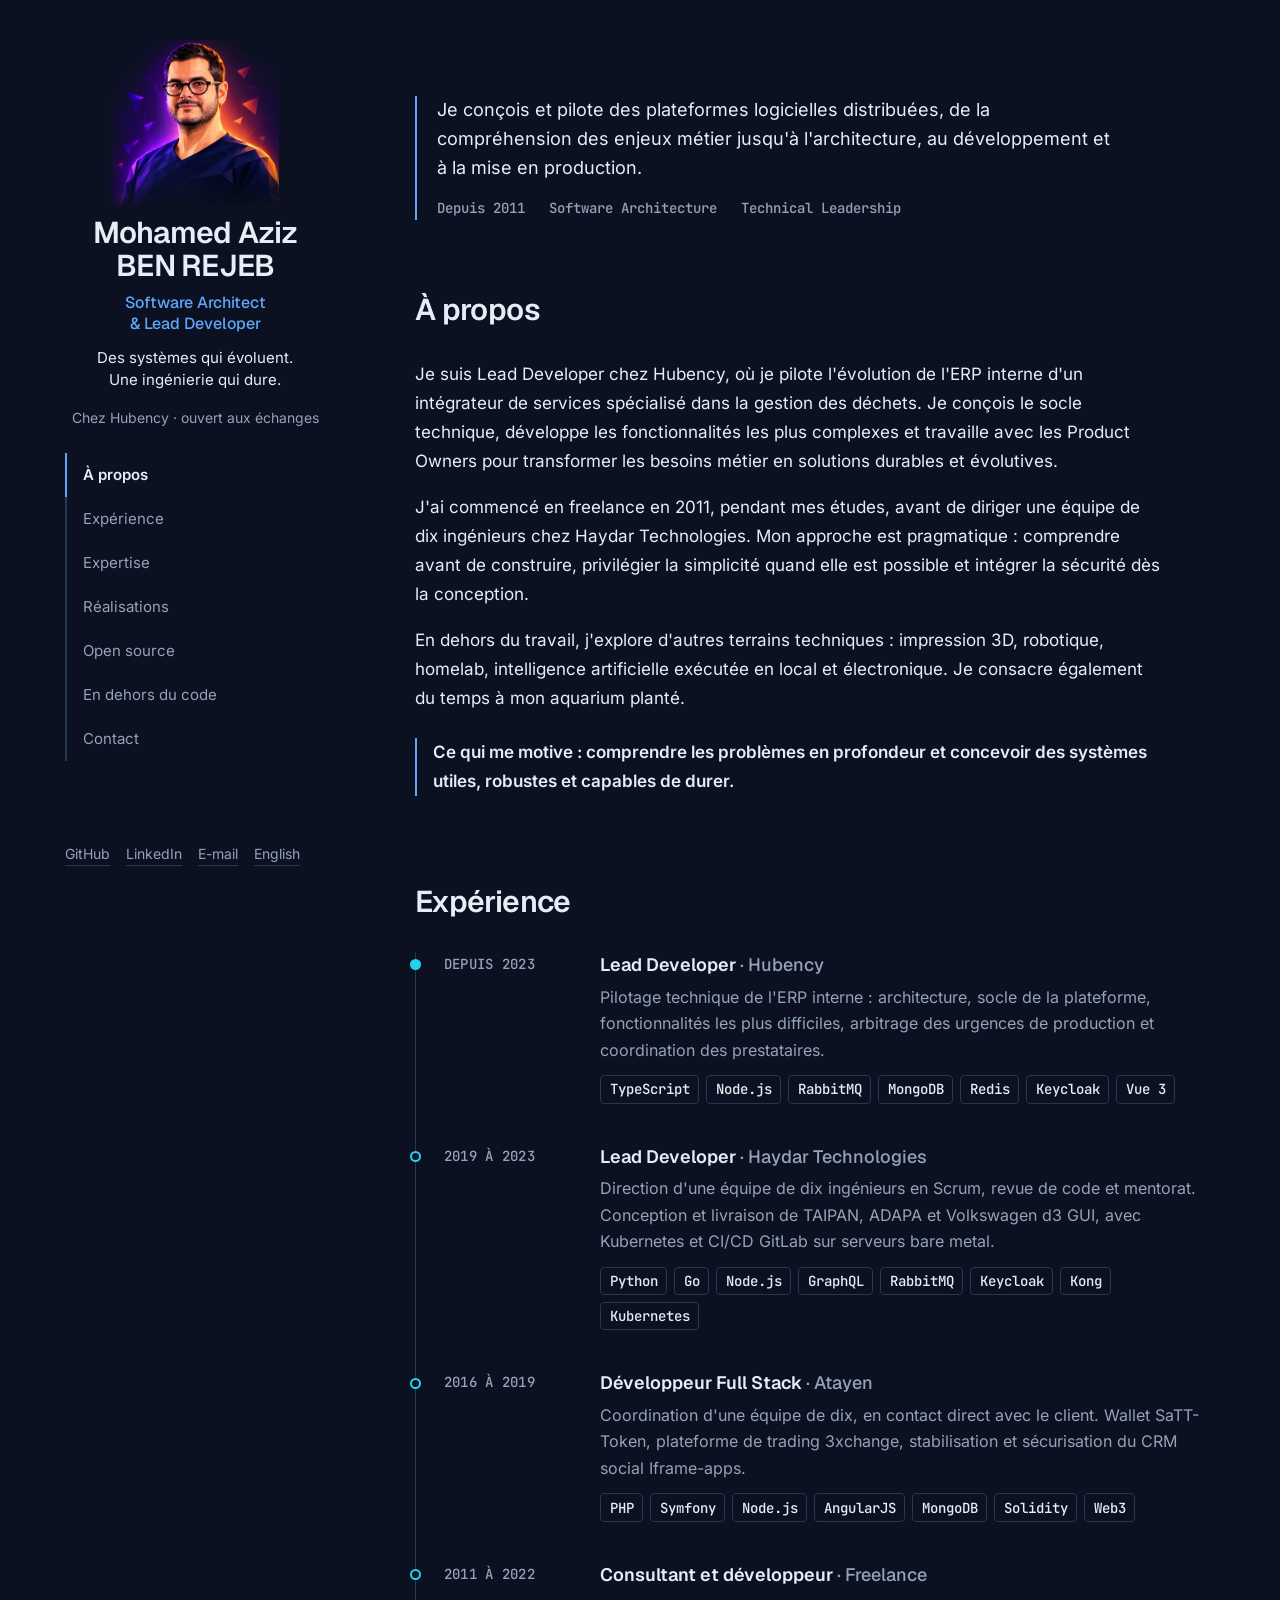
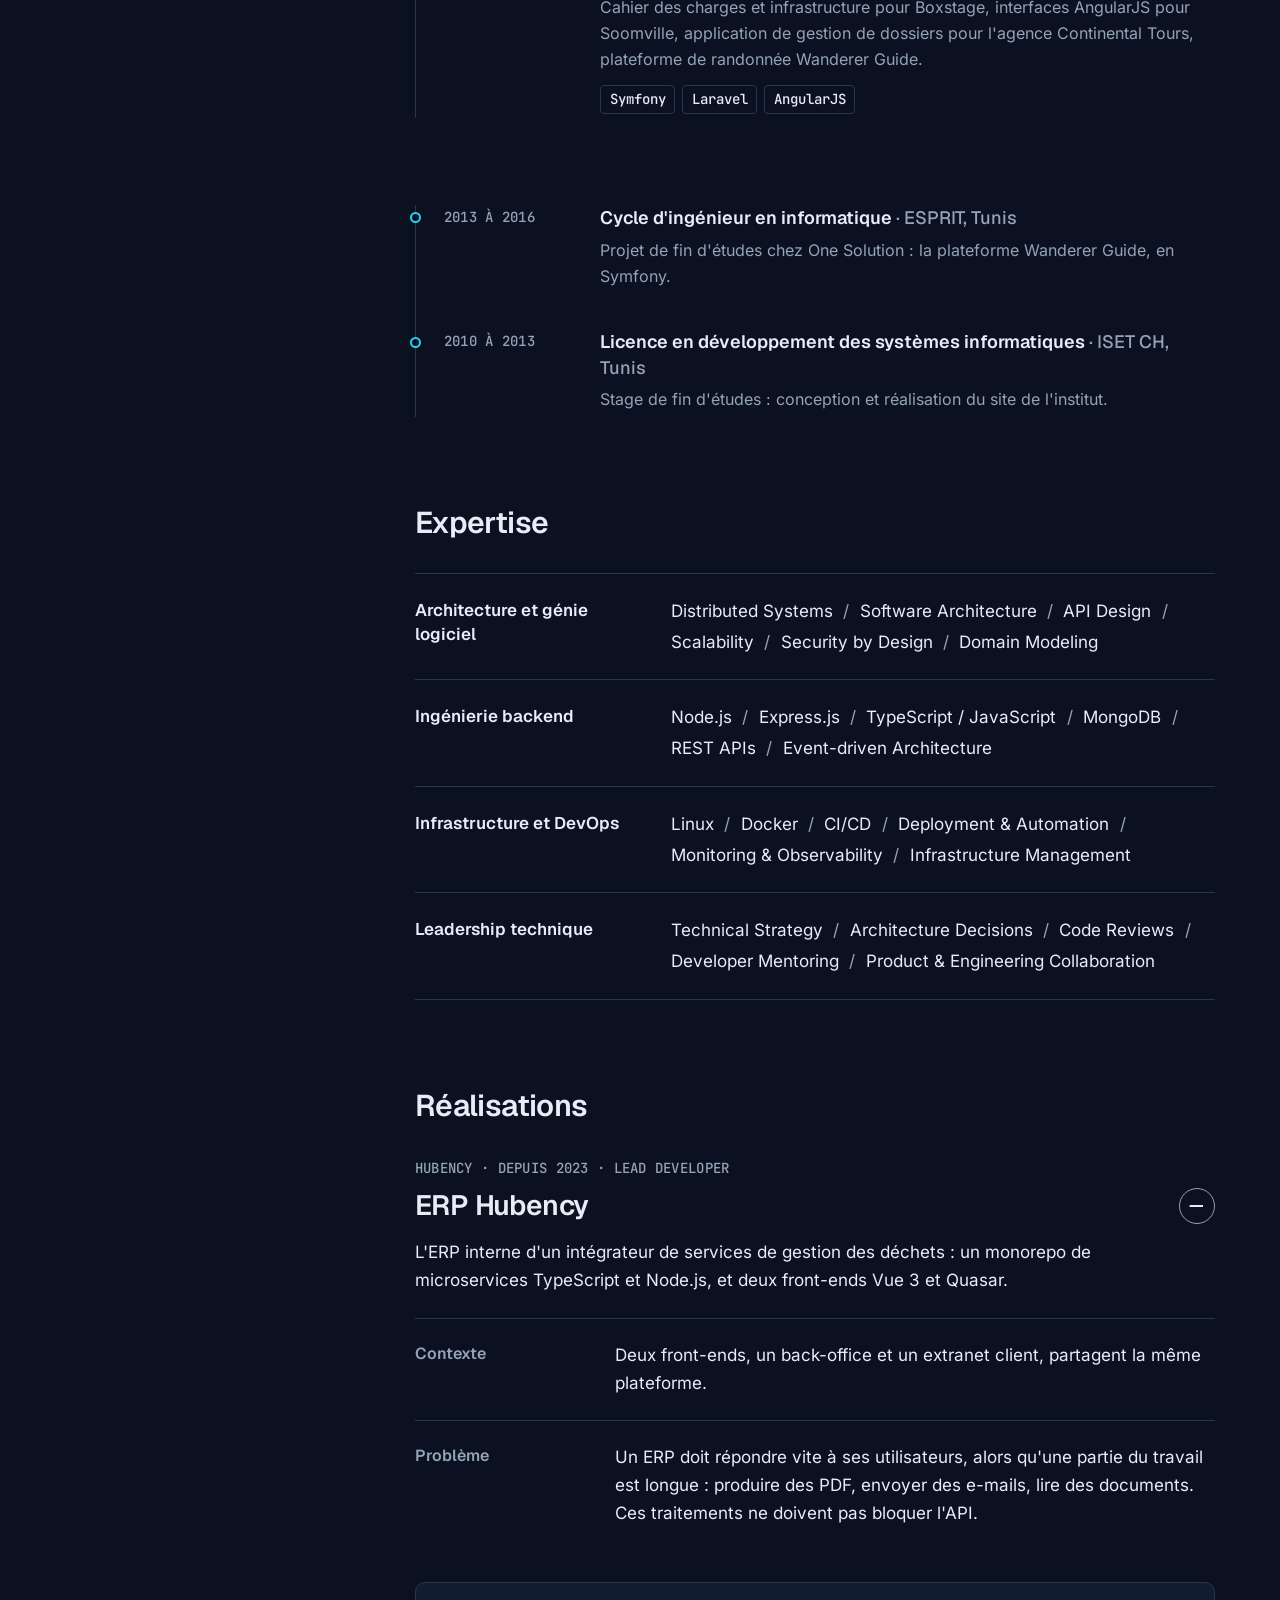
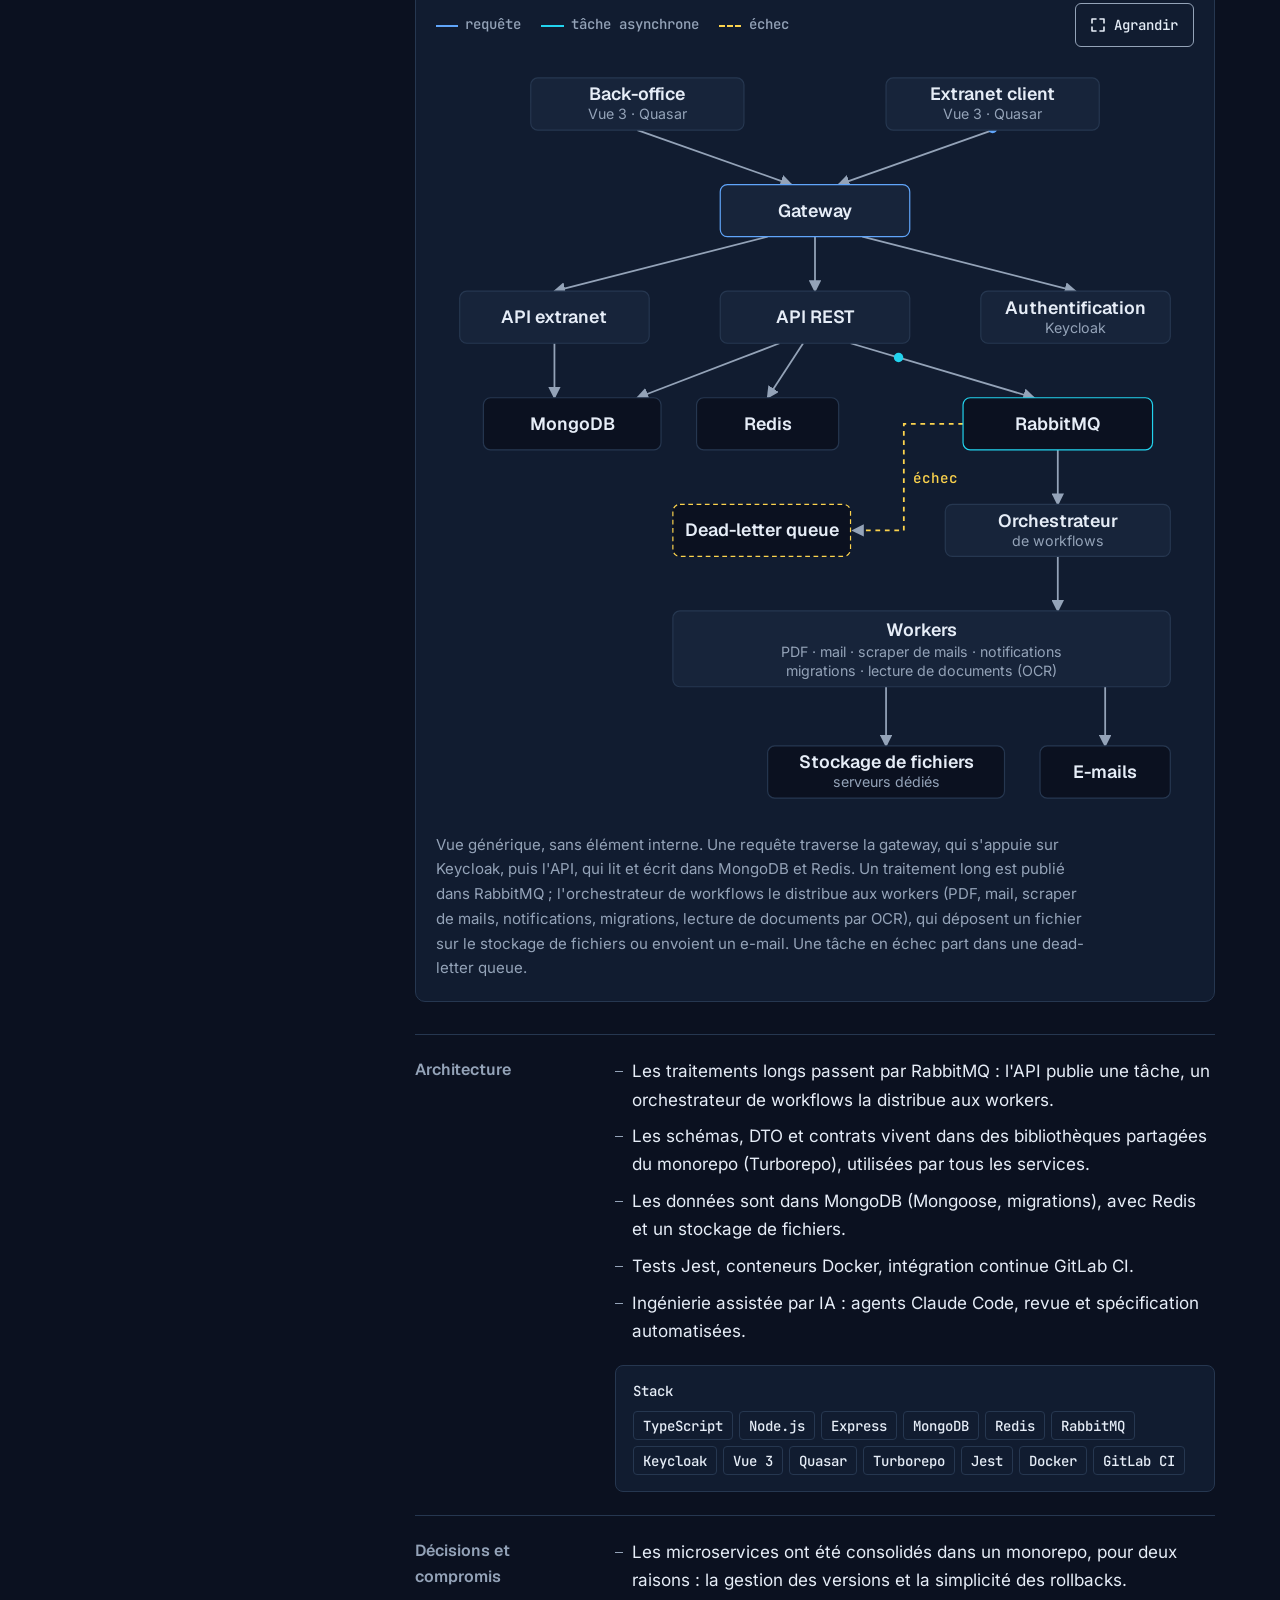
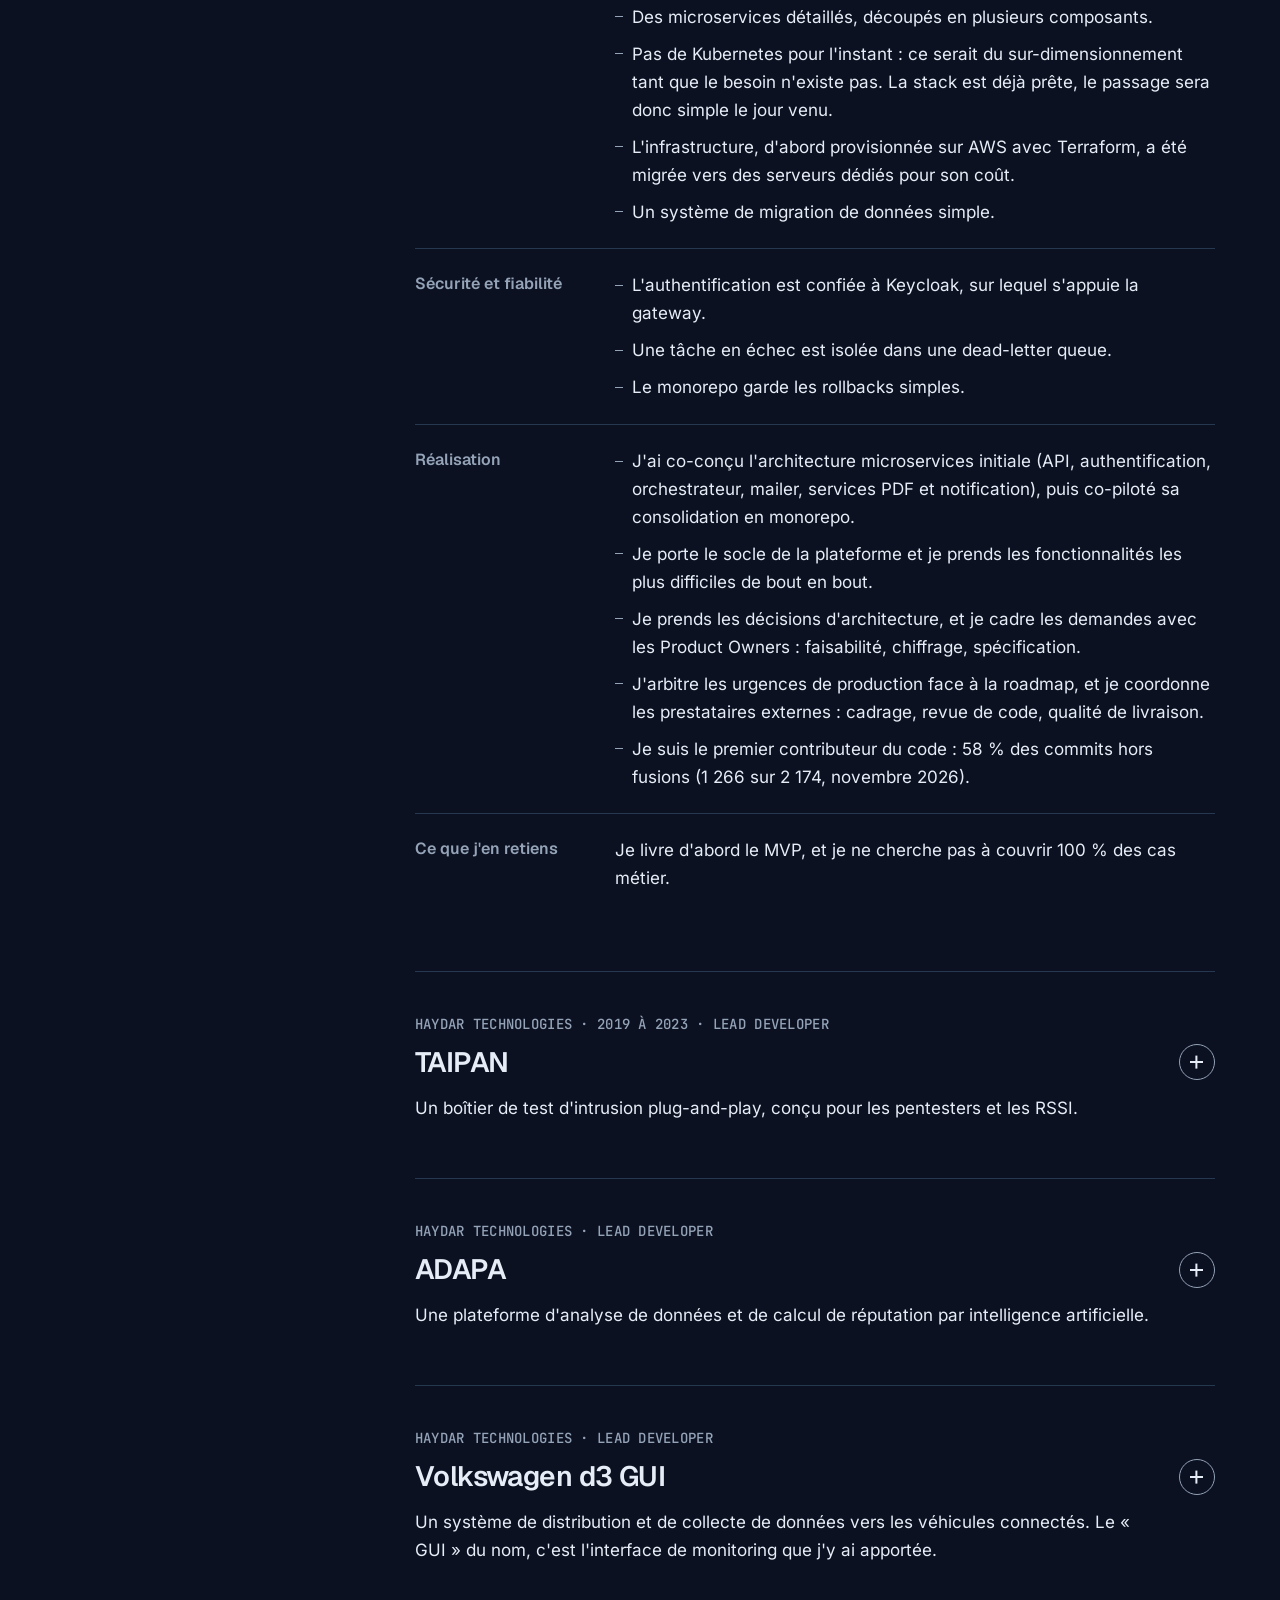
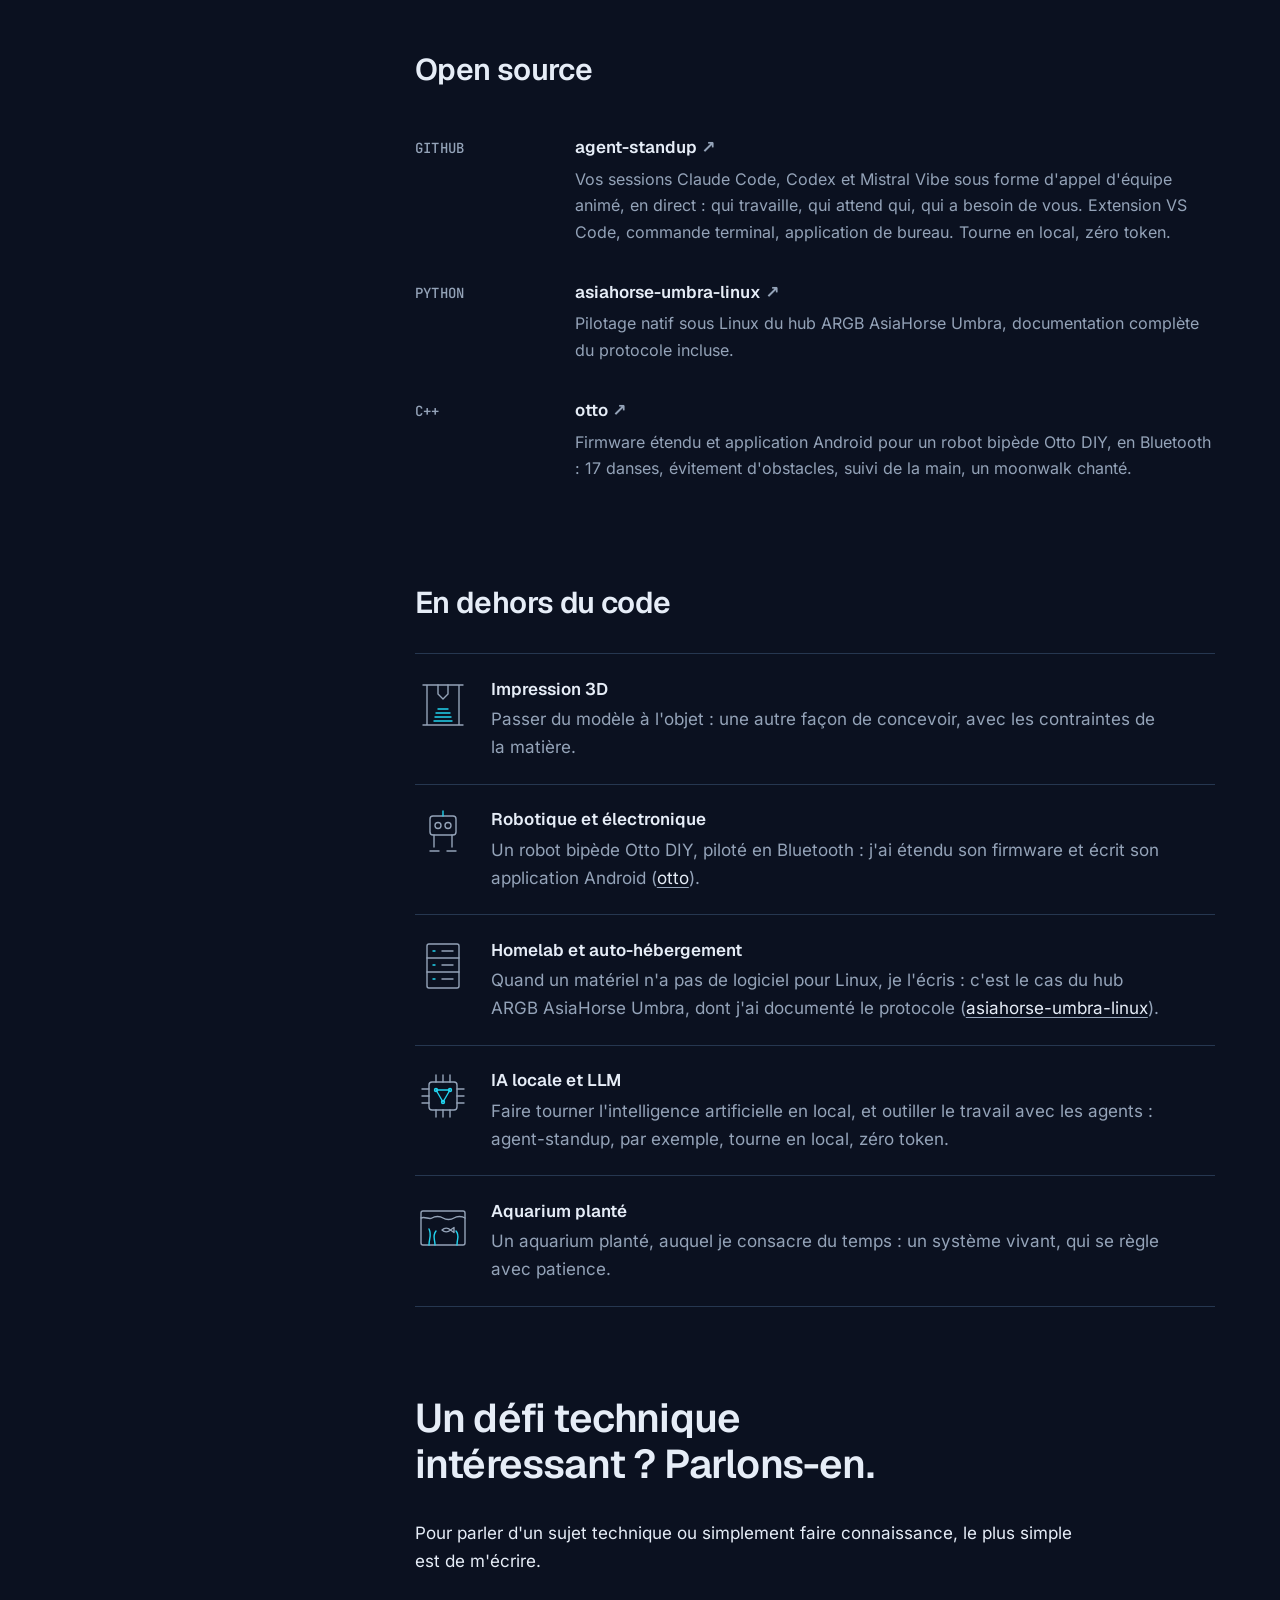
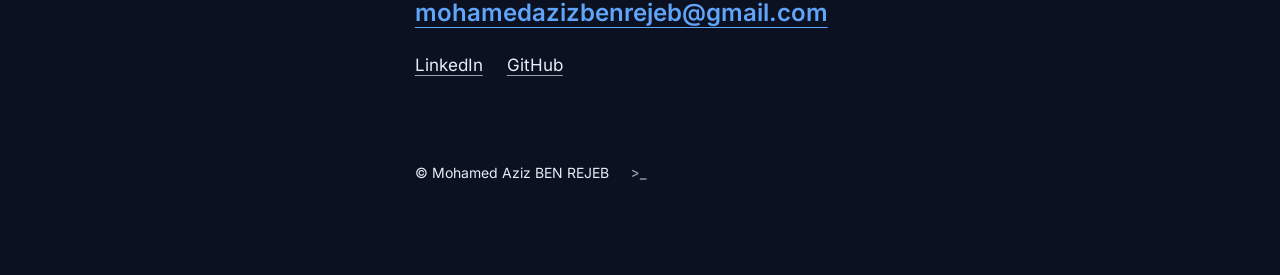
<file: index.html>
<!doctype html> <html lang="fr"> <head> <meta charset="utf-8"> <meta name="viewport" content="width=device-width,initial-scale=1"> <title>Mohamed Aziz BEN REJEB, Software Architect &amp; Lead Developer</title> <meta name="description" content="Software Architect &amp; Lead Developer en Île-de-France. Je conçois et pilote des plateformes logicielles distribuées, des enjeux métier jusqu'à la mise en production."> <link rel="canonical" href="https://azizbr.fr/"> <link rel="alternate" hreflang="fr" href="https://azizbr.fr/"> <link rel="alternate" hreflang="en" href="https://azizbr.fr/en/"> <link rel="alternate" hreflang="x-default" href="https://azizbr.fr/"> <meta property="og:type" content="website"> <meta property="og:locale" content="fr_FR"> <meta property="og:locale:alternate" content="en_US"> <meta property="og:url" content="https://azizbr.fr/"> <meta property="og:title" content="Mohamed Aziz BEN REJEB, Software Architect &amp; Lead Developer"> <meta property="og:description" content="Des systèmes qui évoluent. Une ingénierie qui dure. Je conçois et pilote des plateformes logicielles distribuées, de la compréhension des enjeux métier jusqu'à l'architecture, au développement et à la mise en production."> <meta property="og:image" content="https://azizbr.fr/img/og.png"> <meta property="og:image:width" content="1200"> <meta property="og:image:height" content="630"> <meta name="twitter:card" content="summary_large_image"> <meta name="theme-color" content="#0B1120"> <link rel="icon" href="favicon.svg" type="image/svg+xml"> <link rel="preload" href="fonts/inter.woff2" as="font" type="font/woff2" crossorigin> <link rel="stylesheet" href="css/site.css"> <script>document.documentElement.classList.add("js")</script> <script type="module" src="js/site.js"></script> <script type="application/ld+json"> {"@context":"https://schema.org","@type":"Person","name":"Mohamed Aziz BEN REJEB","jobTitle":"Software Architect & Lead Developer","url":"https://azizbr.fr/","email":"mailto:mohamedazizbenrejeb@gmail.com","address":{"@type":"PostalAddress","addressRegion":"Île-de-France","addressCountry":"FR"},"sameAs":["https://www.linkedin.com/in/mohamed-aziz-ben-rejeb","https://github.com/mohamedaziz"]} </script> </head> <body> <a class="evitement" href="#contenu">Aller au contenu</a> <div class="barre-mobile"> <a class="nom-court" href="#haut">Aziz BEN&nbsp;REJEB</a> <button class="menu" type="button" aria-expanded="false" aria-controls="sections">Menu</button> </div> <div class="page"> <header class="colonne-gauche" id="haut"> <img class="portrait" src="img/portrait.webp" alt="Portrait de Mohamed Aziz BEN REJEB" width="400" height="400" fetchpriority="high"> <h1>Mohamed Aziz BEN&nbsp;REJEB</h1> <p class="titre" lang="en">Software Architect &amp; Lead Developer</p> <p class="slogan">Des systèmes qui évoluent. Une ingénierie qui dure.</p> <p class="pitch">Je conçois et pilote des plateformes logicielles distribuées, de la compréhension des enjeux métier jusqu'à l'architecture, au développement et à la mise en production.</p> <ul class="reperes" aria-label="Repères"><li>Depuis 2011</li><li lang="en">Software Architecture</li><li lang="en">Technical Leadership</li></ul> <p class="situation">Chez Hubency · ouvert aux échanges</p> <nav class="nav" aria-label="Sections"> <ul id="sections"> <li><a href="#a-propos">À propos</a></li> <li><a href="#experience">Expérience</a></li> <li><a href="#expertise">Expertise</a></li> <li><a href="#etudes">Réalisations</a></li> <li><a href="#open-source">Open source</a></li> <li><a href="#hors-code">En dehors du code</a></li> <li><a href="#contact">Contact</a></li> </ul> </nav> <ul class="reseaux" aria-label="Me retrouver"> <li><a href="https://github.com/mohamedaziz" rel="me"><span>GitHub</span></a></li> <li><a href="https://www.linkedin.com/in/mohamed-aziz-ben-rejeb" rel="me"><span>LinkedIn</span></a></li> <li><a href="mailto:mohamedazizbenrejeb@gmail.com"><span>E-mail</span></a></li> <li><a href="en/" hreflang="en" lang="en"><span>English</span></a></li> </ul> </header> <main id="contenu"> <div class="chapeau"> <p class="pitch">Je conçois et pilote des plateformes logicielles distribuées, de la compréhension des enjeux métier jusqu'à l'architecture, au développement et à la mise en production.</p> <ul class="reperes" aria-label="Repères"><li>Depuis 2011</li><li lang="en">Software Architecture</li><li lang="en">Technical Leadership</li></ul> </div> <section id="a-propos" aria-labelledby="t-a-propos"> <h2 id="t-a-propos">À propos</h2> <div class="a-propos"> <div class="prose"> <p>Je suis Lead Developer chez Hubency, où je pilote l'évolution de l'ERP interne d'un intégrateur de services spécialisé dans la gestion des déchets. Je conçois le socle technique, développe les fonctionnalités les plus complexes et travaille avec les Product Owners pour transformer les besoins métier en solutions durables et évolutives.</p> <p>J'ai commencé en freelance en 2011, pendant mes études, avant de diriger une équipe de dix ingénieurs chez Haydar Technologies. Mon approche est pragmatique : comprendre avant de construire, privilégier la simplicité quand elle est possible et intégrer la sécurité dès la conception.</p> <p>En dehors du travail, j'explore d'autres terrains techniques : impression 3D, robotique, homelab, intelligence artificielle exécutée en local et électronique. Je consacre également du temps à mon aquarium planté.</p> <p class="moteur">Ce qui me motive : comprendre les problèmes en profondeur et concevoir des systèmes utiles, robustes et capables de durer.</p> </div> </div> </section> <section id="experience" aria-labelledby="t-experience"> <h2 class="revele" id="t-experience">Expérience</h2> <ol class="timeline"> <li class="etape revele"> <p class="dates">Depuis 2023</p> <div> <h3>Lead Developer <span class="org">· Hubency</span></h3> <p class="desc">Pilotage technique de l'ERP interne : architecture, socle de la plateforme, fonctionnalités les plus difficiles, arbitrage des urgences de production et coordination des prestataires.</p> <ul class="tags" aria-label="Technologies"><li>TypeScript</li><li>Node.js</li><li>RabbitMQ</li><li>MongoDB</li><li>Redis</li><li>Keycloak</li><li>Vue 3</li></ul> </div> </li> <li class="etape revele"> <p class="dates">2019 à 2023</p> <div> <h3>Lead Developer <span class="org">· Haydar Technologies</span></h3> <p class="desc">Direction d'une équipe de dix ingénieurs en Scrum, revue de code et mentorat. Conception et livraison de TAIPAN, ADAPA et Volkswagen d3 GUI, avec Kubernetes et CI/CD GitLab sur serveurs bare metal.</p> <ul class="tags" aria-label="Technologies"><li>Python</li><li>Go</li><li>Node.js</li><li>GraphQL</li><li>RabbitMQ</li><li>Keycloak</li><li>Kong</li><li>Kubernetes</li></ul> </div> </li> <li class="etape revele"> <p class="dates">2016 à 2019</p> <div> <h3>Développeur Full Stack <span class="org">· Atayen</span></h3> <p class="desc">Coordination d'une équipe de dix, en contact direct avec le client. Wallet SaTT-Token, plateforme de trading 3xchange, stabilisation et sécurisation du CRM social Iframe-apps.</p> <ul class="tags" aria-label="Technologies"><li>PHP</li><li>Symfony</li><li>Node.js</li><li>AngularJS</li><li>MongoDB</li><li>Solidity</li><li>Web3</li></ul> </div> </li> <li class="etape revele"> <p class="dates">2011 à 2022</p> <div> <h3>Consultant et développeur <span class="org">· Freelance</span></h3> <p class="desc">Cahier des charges et infrastructure pour Boxstage, interfaces AngularJS pour Soomville, application de gestion de dossiers pour l'agence Continental Tours, plateforme de randonnée Wanderer Guide.</p> <ul class="tags" aria-label="Technologies"><li>Symfony</li><li>Laravel</li><li>AngularJS</li></ul> </div> </li> </ol> <p class="sous-titre revele">Formation</p> <ol class="timeline"> <li class="etape revele"> <p class="dates">2013 à 2016</p> <div> <h3>Cycle d'ingénieur en informatique <span class="org">· ESPRIT, Tunis</span></h3> <p class="desc">Projet de fin d'études chez One Solution : la plateforme Wanderer Guide, en Symfony.</p> </div> </li> <li class="etape revele"> <p class="dates">2010 à 2013</p> <div> <h3>Licence en développement des systèmes informatiques <span class="org">· ISET CH, Tunis</span></h3> <p class="desc">Stage de fin d'études : conception et réalisation du site de l'institut.</p> </div> </li> </ol> </section> <section id="expertise" aria-labelledby="t-expertise"> <h2 class="revele" id="t-expertise">Expertise</h2> <div class="domaines"> <div class="domaine revele"> <h3>Architecture et génie logiciel</h3> <ul class="savoirs" lang="en"><li>Distributed Systems</li><li>Software Architecture</li><li>API Design</li><li>Scalability</li><li>Security by Design</li><li>Domain Modeling</li></ul> </div> <div class="domaine revele"> <h3>Ingénierie backend</h3> <ul class="savoirs" lang="en"><li>Node.js</li><li>Express.js</li><li>TypeScript / JavaScript</li><li>MongoDB</li><li>REST APIs</li><li>Event-driven Architecture</li></ul> </div> <div class="domaine revele"> <h3>Infrastructure et DevOps</h3> <ul class="savoirs" lang="en"><li>Linux</li><li>Docker</li><li>CI/CD</li><li>Deployment &amp; Automation</li><li>Monitoring &amp; Observability</li><li>Infrastructure Management</li></ul> </div> <div class="domaine revele"> <h3>Leadership technique</h3> <ul class="savoirs" lang="en"><li>Technical Strategy</li><li>Architecture Decisions</li><li>Code Reviews</li><li>Developer Mentoring</li><li>Product &amp; Engineering Collaboration</li></ul> </div> </div> </section> <section id="etudes" aria-labelledby="t-etudes"> <h2 class="revele" id="t-etudes">Réalisations</h2> <article class="cas revele" aria-labelledby="t-erp"> <div class="cas-entete"> <span class="dates">Hubency · depuis 2023 · Lead Developer</span> <h3 id="t-erp"><button class="bascule" type="button" aria-expanded="true" aria-controls="cas-erp" data-ouvert>ERP Hubency<span class="signe" aria-hidden="true"></span></button></h3> <p>L'ERP interne d'un intégrateur de services de gestion des déchets : un monorepo de microservices TypeScript et Node.js, et deux front-ends Vue&nbsp;3 et Quasar.</p> </div> <div class="cas-detail" id="cas-erp"> <div class="cas-interieur"> <div class="rubrique revele"> <h4>Contexte</h4> <div> <p>Deux front-ends, un back-office et un extranet client, partagent la même plateforme.</p> </div> </div> <div class="rubrique revele"> <h4>Problème</h4> <div> <p>Un ERP doit répondre vite à ses utilisateurs, alors qu'une partie du travail est longue : produire des PDF, envoyer des e-mails, lire des documents. Ces traitements ne doivent pas bloquer l'API.</p> </div> </div> <figure class="schema revele"> <div class="schema-haut"> <div class="legende" aria-hidden="true"> <span class="l-req">requête</span><span class="l-async">tâche asynchrone</span><span class="l-echec">échec</span> </div> <button class="agrandir" type="button" aria-haspopup="dialog" aria-controls="zoom" aria-describedby="erp-titre"><svg viewBox="0 0 16 16" aria-hidden="true" focusable="false"><path d="M2 6V2h4M10 2h4v4M14 10v4h-4M6 14H2v-4"/></svg>Agrandir</button> </div> <div class="schema-defile" tabindex="0" role="group" aria-labelledby="erp-titre"> <svg class="archi" viewBox="0 0 640 640" role="img" aria-labelledby="erp-titre erp-desc"> <title id="erp-titre">Architecture générique de l'ERP</title> <desc id="erp-desc">Le back-office et l'extranet client passent par une gateway, qui s'appuie sur le service d'authentification Keycloak et transmet aux API REST et extranet. Les API lisent et écrivent dans MongoDB et Redis. Pour un traitement long, l'API REST publie une tâche dans RabbitMQ ; un orchestrateur de workflows la distribue aux workers PDF, mail, scraper de mails, notifications, migrations et lecture de documents (OCR), qui déposent les fichiers sur le stockage de fichiers ou envoient les e-mails. Une tâche en échec part dans une dead-letter queue.</desc> <defs> <marker id="erp-fl" viewBox="0 0 8 8" refX="7" refY="4" markerWidth="7" markerHeight="7" orient="auto-start-reverse"><path d="M0 0 8 4 0 8z" fill="#94A3B8"/></marker> </defs> <g class="trajets"> <path id="erp-r-bo" d="M170 38 V60 L300 106 L320 150 V196 L290 240 L170 286 L115 308"/> <path id="erp-r-auth" d="M170 38 V60 L300 106 L360 150 L540 196 V218"/> <path id="erp-r-ext" d="M470 38 V60 L340 106 L280 150 L100 196 V308"/> <path id="erp-r-pdf" d="M320 218 L350 240 L505 286 L525 308 V498 L380 530 V602"/> <path id="erp-r-mail" d="M320 218 L350 240 L505 286 L525 308 V498 L565 530 V602"/> <path id="erp-r-echec" d="M525 308 H395 V398 H275"/> </g> <g class="liens" marker-end="url(#erp-fl)"> <path d="M170 60 L300 106"/><path d="M470 60 L340 106"/> <path d="M280 150 L100 196"/><path d="M320 150 V196"/><path d="M360 150 L540 196"/> <path d="M100 240 V286"/><path d="M290 240 L170 286"/><path d="M310 240 L280 286"/> <path d="M350 240 L505 286"/><path d="M525 330 V376"/><path d="M525 420 V466"/> <path d="M380 530 V580"/><path d="M565 530 V580"/> <path class="ech" d="M445 308 H395 V398 H352"/> </g> <text class="m g ech" x="403" y="358">échec</text> <g class="points"> <circle class="point" r="4" fill="#60A5FA"><animateMotion dur="6s" repeatCount="indefinite" keyPoints="0;1;1" keyTimes="0;.55;1" calcMode="linear"><mpath href="#erp-r-bo"/></animateMotion></circle> <circle class="point" r="4" fill="#60A5FA"><animateMotion dur="6s" repeatCount="indefinite" keyPoints="0;1;1" keyTimes="0;.35;1" calcMode="linear"><mpath href="#erp-r-auth"/></animateMotion></circle> <circle class="point" r="4" fill="#60A5FA"><animateMotion dur="6s" begin="-3s" repeatCount="indefinite" keyPoints="0;1;1" keyTimes="0;.5;1" calcMode="linear"><mpath href="#erp-r-ext"/></animateMotion></circle> <circle class="point" r="4" fill="#22D3EE"><animateMotion dur="7s" begin="-1.5s" repeatCount="indefinite" keyPoints="0;1;1" keyTimes="0;.6;1" calcMode="linear"><mpath href="#erp-r-pdf"/></animateMotion></circle> <circle class="point" r="4" fill="#22D3EE"><animateMotion dur="7s" begin="-4.5s" repeatCount="indefinite" keyPoints="0;1;1" keyTimes="0;.6;1" calcMode="linear"><mpath href="#erp-r-mail"/></animateMotion></circle> <circle class="point" r="4" fill="#FCD34D"><animateMotion dur="12s" begin="-6s" repeatCount="indefinite" keyPoints="0;1;1" keyTimes="0;.2;1" calcMode="linear"><mpath href="#erp-r-echec"/></animateMotion></circle> </g> <g> <rect class="n" x="80" y="16" width="180" height="44" rx="6"/><text class="t" x="170" y="35">Back-office</text><text class="s" x="170" y="51">Vue 3 · Quasar</text> <rect class="n" x="380" y="16" width="180" height="44" rx="6"/><text class="t" x="470" y="35">Extranet client</text><text class="s" x="470" y="51">Vue 3 · Quasar</text> <rect class="n acc" x="240" y="106" width="160" height="44" rx="6"/><text class="t" x="320" y="133">Gateway</text> <rect class="n" x="20" y="196" width="160" height="44" rx="6"/><text class="t" x="100" y="223">API extranet</text> <rect class="n" x="240" y="196" width="160" height="44" rx="6"/><text class="t" x="320" y="223">API REST</text> <rect class="n" x="460" y="196" width="160" height="44" rx="6"/><text class="t" x="540" y="215">Authentification</text><text class="s" x="540" y="231">Keycloak</text> <rect class="d" x="40" y="286" width="150" height="44" rx="6"/><text class="t" x="115" y="313">MongoDB</text> <rect class="d" x="220" y="286" width="120" height="44" rx="6"/><text class="t" x="280" y="313">Redis</text> <rect class="d asy" x="445" y="286" width="160" height="44" rx="6"/><text class="t" x="525" y="313">RabbitMQ</text> <rect class="d ech" x="200" y="376" width="150" height="44" rx="6"/><text class="t" x="275" y="403">Dead-letter queue</text> <rect class="n" x="430" y="376" width="190" height="44" rx="6"/><text class="t" x="525" y="395">Orchestrateur</text><text class="s" x="525" y="411">de workflows</text> <rect class="n" x="200" y="466" width="420" height="64" rx="6"/><text class="t" x="410" y="487">Workers</text><text class="s" x="410" y="505">PDF · mail · scraper de mails · notifications</text><text class="s" x="410" y="521">migrations · lecture de documents (OCR)</text> <rect class="d" x="280" y="580" width="200" height="44" rx="6"/><text class="t" x="380" y="599">Stockage de fichiers</text><text class="s" x="380" y="615">serveurs dédiés</text> <rect class="d" x="510" y="580" width="110" height="44" rx="6"/><text class="t" x="565" y="607">E-mails</text> </g> </svg> </div> <figcaption>Vue générique, sans élément interne. Une requête traverse la gateway, qui s'appuie sur Keycloak, puis l'API, qui lit et écrit dans MongoDB et Redis. Un traitement long est publié dans RabbitMQ ; l'orchestrateur de workflows le distribue aux workers (PDF, mail, scraper de mails, notifications, migrations, lecture de documents par OCR), qui déposent un fichier sur le stockage de fichiers ou envoient un e-mail. Une tâche en échec part dans une dead-letter queue.</figcaption> </figure> <div class="rubrique revele"> <h4>Architecture</h4> <div> <ul class="puces"> <li>Les traitements longs passent par RabbitMQ : l'API publie une tâche, un orchestrateur de workflows la distribue aux workers.</li> <li>Les schémas, DTO et contrats vivent dans des bibliothèques partagées du monorepo (Turborepo), utilisées par tous les services.</li> <li>Les données sont dans MongoDB (Mongoose, migrations), avec Redis et un stockage de fichiers.</li> <li>Tests Jest, conteneurs Docker, intégration continue GitLab CI.</li> <li>Ingénierie assistée par IA : agents Claude Code, revue et spécification automatisées.</li> </ul> <div class="encadre"> <p class="encadre-titre">Stack</p> <ul class="tags" aria-label="Technologies"><li>TypeScript</li><li>Node.js</li><li>Express</li><li>MongoDB</li><li>Redis</li><li>RabbitMQ</li><li>Keycloak</li><li>Vue 3</li><li>Quasar</li><li>Turborepo</li><li>Jest</li><li>Docker</li><li>GitLab CI</li></ul> </div> </div> </div> <div class="rubrique revele"> <h4>Décisions et compromis</h4> <div> <ul class="puces"> <li>Les microservices ont été consolidés dans un monorepo, pour deux raisons : la gestion des versions et la simplicité des rollbacks.</li> <li>Des microservices détaillés, découpés en plusieurs composants.</li> <li>Pas de Kubernetes pour l'instant : ce serait du sur-dimensionnement tant que le besoin n'existe pas. La stack est déjà prête, le passage sera donc simple le jour venu.</li> <li>L'infrastructure, d'abord provisionnée sur AWS avec Terraform, a été migrée vers des serveurs dédiés pour son coût.</li> <li>Un système de migration de données simple.</li> </ul> </div> </div> <div class="rubrique revele"> <h4>Sécurité et fiabilité</h4> <div> <ul class="puces"> <li>L'authentification est confiée à Keycloak, sur lequel s'appuie la gateway.</li> <li>Une tâche en échec est isolée dans une dead-letter queue.</li> <li>Le monorepo garde les rollbacks simples.</li> </ul> </div> </div> <div class="rubrique revele"> <h4>Réalisation</h4> <div> <ul class="puces"> <li>J'ai co-conçu l'architecture microservices initiale (API, authentification, orchestrateur, mailer, services PDF et notification), puis co-piloté sa consolidation en monorepo.</li> <li>Je porte le socle de la plateforme et je prends les fonctionnalités les plus difficiles de bout en bout.</li> <li>Je prends les décisions d'architecture, et je cadre les demandes avec les Product Owners : faisabilité, chiffrage, spécification.</li> <li>J'arbitre les urgences de production face à la roadmap, et je coordonne les prestataires externes : cadrage, revue de code, qualité de livraison.</li> <li>Je suis le premier contributeur du code : 58&nbsp;% des commits hors fusions (1&nbsp;266 sur 2&nbsp;174, novembre 2026).</li> </ul> </div> </div> <div class="rubrique revele"> <h4>Ce que j'en retiens</h4> <div> <p>Je livre d'abord le MVP, et je ne cherche pas à couvrir 100&nbsp;% des cas métier.</p> </div> </div> </div> </div> </article> <article class="cas revele" aria-labelledby="t-taipan"> <div class="cas-entete"> <span class="dates">Haydar Technologies · 2019 à 2023 · Lead Developer</span> <h3 id="t-taipan"><button class="bascule" type="button" aria-expanded="true" aria-controls="cas-taipan">TAIPAN<span class="signe" aria-hidden="true"></span></button></h3> <p>Un boîtier de test d'intrusion plug-and-play, conçu pour les pentesters et les RSSI.</p> </div> <div class="cas-detail" id="cas-taipan"> <div class="cas-interieur"> <div class="rubrique revele"> <h4>Problème</h4> <div> <p>Offrir aux pentesters et aux RSSI un test d'intrusion prêt à l'emploi : un boîtier qu'on branche, piloté depuis une interface web, avec des moteurs d'attaque qui peuvent aussi tourner à distance, sur d'autres machines. Ces moteurs doivent être authentifiés un par un.</p> </div> </div> <figure class="schema revele"> <div class="schema-haut"> <div class="legende" aria-hidden="true"> <span class="l-req">requête</span><span class="l-async">message MQTT</span> </div> <button class="agrandir" type="button" aria-haspopup="dialog" aria-controls="zoom" aria-describedby="taipan-titre"><svg viewBox="0 0 16 16" aria-hidden="true" focusable="false"><path d="M2 6V2h4M10 2h4v4M14 10v4h-4M6 14H2v-4"/></svg>Agrandir</button> </div> <div class="schema-defile" tabindex="0" role="group" aria-labelledby="taipan-titre"> <svg class="archi" viewBox="0 0 640 416" role="img" aria-labelledby="taipan-titre taipan-desc"> <title id="taipan-titre">Architecture de TAIPAN</title> <desc id="taipan-desc">L'interface web et le noyau, en Flask. Le noyau utilise Redis pour le cache et les sessions des moteurs d'attaque, et les bases MongoDB et PostgreSQL. Il échange dans les deux sens avec les agents, trois sur le schéma, par un broker MQTT. Chaque agent porte des moteurs d'attaque, peut tourner à distance sur une autre machine et a son propre certificat.</desc> <defs> <marker id="taipan-fl" viewBox="0 0 8 8" refX="7" refY="4" markerWidth="7" markerHeight="7" orient="auto-start-reverse"><path d="M0 0 8 4 0 8z" fill="#94A3B8"/></marker> </defs> <g class="trajets"> <path id="taipan-r-req" d="M320 38 V128 H532"/> <path id="taipan-r-redis" d="M320 128 H108"/> <path id="taipan-r-a1" d="M320 128 V228 L108 342"/> <path id="taipan-r-a2" d="M320 128 V342"/> <path id="taipan-r-a3" d="M532 342 L320 228 V128"/> </g> <g class="liens" marker-end="url(#taipan-fl)"> <path d="M320 60 V106"/> <g marker-start="url(#taipan-fl)"> <path d="M240 128 H200"/><path d="M400 128 H440"/><path d="M320 150 V206"/> <path d="M280 250 L108 306"/><path d="M320 250 V306"/><path d="M360 250 L532 306"/> </g> </g> <text class="m g asy" x="330" y="183">MQTT</text> <g class="points"> <circle class="point" r="4" fill="#60A5FA"><animateMotion dur="5s" repeatCount="indefinite" keyPoints="0;1;1" keyTimes="0;.5;1" calcMode="linear"><mpath href="#taipan-r-req"/></animateMotion></circle> <circle class="point" r="4" fill="#60A5FA"><animateMotion dur="5s" begin="-2.5s" repeatCount="indefinite" keyPoints="0;1;1" keyTimes="0;.3;1" calcMode="linear"><mpath href="#taipan-r-redis"/></animateMotion></circle> <circle class="point" r="4" fill="#22D3EE"><animateMotion dur="6s" repeatCount="indefinite" keyPoints="0;1;1" keyTimes="0;.5;1" calcMode="linear"><mpath href="#taipan-r-a1"/></animateMotion></circle> <circle class="point" r="4" fill="#22D3EE"><animateMotion dur="6s" begin="-2s" repeatCount="indefinite" keyPoints="0;1;1" keyTimes="0;.5;1" calcMode="linear"><mpath href="#taipan-r-a2"/></animateMotion></circle> <circle class="point" r="4" fill="#22D3EE"><animateMotion dur="6s" begin="-4s" repeatCount="indefinite" keyPoints="0;1;1" keyTimes="0;.5;1" calcMode="linear"><mpath href="#taipan-r-a3"/></animateMotion></circle> </g> <g> <rect class="n" x="240" y="16" width="160" height="44" rx="6"/><text class="t" x="320" y="35">Interface web</text><text class="s" x="320" y="51">Flask · front-end</text> <rect class="n acc" x="240" y="106" width="160" height="44" rx="6"/><text class="t" x="320" y="125">Noyau</text><text class="s" x="320" y="141">Flask · back-end</text> <rect class="d" x="16" y="106" width="184" height="44" rx="6"/><text class="t" x="108" y="125">Redis</text><text class="s" x="108" y="141">cache · sessions des moteurs</text> <rect class="d" x="440" y="106" width="184" height="44" rx="6"/><text class="t" x="532" y="125">Bases de données</text><text class="s" x="532" y="141">MongoDB · PostgreSQL</text> <rect class="d asy" x="240" y="206" width="160" height="44" rx="6"/><text class="t" x="320" y="233">Broker MQTT</text> <rect class="n" x="16" y="306" width="184" height="72" rx="6"/><text class="t" x="108" y="328">Agent 1</text><text class="s" x="108" y="345">moteurs d'attaque</text><rect class="badge" x="50" y="353" width="116" height="18" rx="9"/><text class="m cert" x="108" y="366">certificat 1</text> <rect class="n" x="228" y="306" width="184" height="72" rx="6"/><text class="t" x="320" y="328">Agent 2</text><text class="s" x="320" y="345">moteurs d'attaque</text><rect class="badge" x="262" y="353" width="116" height="18" rx="9"/><text class="m cert" x="320" y="366">certificat 2</text> <rect class="n" x="440" y="306" width="184" height="72" rx="6"/><text class="t" x="532" y="328">Agent 3</text><text class="s" x="532" y="345">moteurs d'attaque</text><rect class="badge" x="474" y="353" width="116" height="18" rx="9"/><text class="m cert" x="532" y="366">certificat 3</text> <text class="s" x="320" y="404">Les agents peuvent tourner à distance, sur d'autres machines.</text> </g> </svg> </div> <figcaption>Vue d'ensemble. L'interface web et le noyau sont en Flask ; le noyau s'appuie sur Redis (cache et sessions des moteurs d'attaque) et sur MongoDB et PostgreSQL. Il échange avec les agents par un broker MQTT, dans les deux sens. Chaque agent porte des moteurs d'attaque, peut tourner à distance sur une autre machine et possède son propre certificat.</figcaption> </figure> <div class="rubrique revele"> <h4>Architecture</h4> <div> <ul class="puces"> <li>L'architecture est proche de celle de l'ERP, mais les workers sont des agents, qui peuvent tourner à distance sur d'autres machines.</li> <li>Les agents communiquent en MQTT.</li> <li>Redis sert de cache et gère les sessions au niveau des moteurs d'attaque ; les données sont dans MongoDB et PostgreSQL.</li> </ul> <div class="encadre"> <p class="encadre-titre">Stack</p> <ul class="tags" aria-label="Technologies"><li>Python</li><li>Flask</li><li>MQTT</li><li>Redis</li><li>RabbitMQ</li><li>MongoDB</li><li>PostgreSQL</li><li>Docker</li><li>Harbor</li><li>GitLab CI</li></ul> </div> </div> </div> <div class="rubrique revele"> <h4>Sécurité et fiabilité</h4> <div> <ul class="puces"> <li>Tout le système est géré par certificats : chaque agent a son propre certificat.</li> <li>Les bonnes pratiques de sécurité sont appliquées dans le code : requêtes préparées, encodage des données, validation des entrées, contrôle des accès, journalisation.</li> </ul> </div> </div> <div class="rubrique revele"> <h4>Réalisation</h4> <div> <ul class="puces"> <li>J'ai pensé tout le système : l'infrastructure, dont j'ai dirigé la mise en place, et les workflows.</li> <li>J'ai développé le noyau de l'application en Flask, front-end et back-end, et les moteurs d'attaque.</li> <li>J'ai développé le back-office de gestion des clients et des licences.</li> <li>J'ai mis en place les environnements de production, de test et de développement, avec la CI/CD GitLab et Harbor sur serveurs bare metal.</li> <li>J'ai supervisé la migration sous-traitée vers une nouvelle version : cahier des charges, recette et suivi qualité des livraisons.</li> <li>J'ai coordonné l'équipe : découpage, affectation des tâches, revue de code.</li> </ul> </div> </div> </div> </div> </article> <article class="cas revele" aria-labelledby="t-adapa"> <div class="cas-entete"> <span class="dates">Haydar Technologies · Lead Developer</span> <h3 id="t-adapa"><button class="bascule" type="button" aria-expanded="true" aria-controls="cas-adapa">ADAPA<span class="signe" aria-hidden="true"></span></button></h3> <p>Une plateforme d'analyse de données et de calcul de réputation par intelligence artificielle.</p> </div> <div class="cas-detail" id="cas-adapa"> <div class="cas-interieur"> <div class="rubrique revele"> <h4>Problème</h4> <div> <p>Calculer une réputation par intelligence artificielle demande de collecter des données avec des crawlers, puis de les analyser : un travail réparti entre plusieurs workers, qu'il faut coordonner et suivre.</p> </div> </div> <figure class="schema revele"> <div class="schema-haut"> <div class="legende" aria-hidden="true"> <span class="l-req">requête</span><span class="l-async">tâche asynchrone</span> </div> <button class="agrandir" type="button" aria-haspopup="dialog" aria-controls="zoom" aria-describedby="adapa-titre"><svg viewBox="0 0 16 16" aria-hidden="true" focusable="false"><path d="M2 6V2h4M10 2h4v4M14 10v4h-4M6 14H2v-4"/></svg>Agrandir</button> </div> <div class="schema-defile" tabindex="0" role="group" aria-labelledby="adapa-titre"> <svg class="archi" viewBox="0 0 640 552" role="img" aria-labelledby="adapa-titre adapa-desc"> <title id="adapa-titre">Architecture d'ADAPA</title> <desc id="adapa-desc">Sur un cluster Kubernetes bare metal, l'interface React s'authentifie auprès de Keycloak (OpenID) et passe par l'API gateway Kong, configurée avec Keycloak, pour joindre l'API Node.js et Express. L'API publie le travail dans RabbitMQ ; l'orchestrateur délègue à chaque worker, crawler ou analyse, ses tâches. Un microservice suit, calcule et stocke les statistiques des crawlers dans les bases MongoDB et PostgreSQL. Grafana et Prometheus assurent la supervision.</desc> <defs> <marker id="adapa-fl" viewBox="0 0 8 8" refX="7" refY="4" markerWidth="7" markerHeight="7" orient="auto-start-reverse"><path d="M0 0 8 4 0 8z" fill="#94A3B8"/></marker> </defs> <rect class="cadre" x="8" y="8" width="624" height="536" rx="10"/> <text class="m g" x="24" y="31">cluster Kubernetes · bare metal</text> <g class="trajets"> <path id="adapa-r-req" d="M320 66 V242"/> <path id="adapa-r-auth" d="M320 154 H540 V110"/> <path id="adapa-r-crawl" d="M320 242 V330 H540 L480 352 L380 396 L320 418 H114 V506"/> <path id="adapa-r-analyse" d="M320 242 V330 H540 V418"/> </g> <g class="liens" marker-end="url(#adapa-fl)"> <path d="M320 88 V132"/><path d="M400 66 H540 V88"/><path d="M400 154 H540 V132"/> <path d="M320 176 V220"/><path d="M320 264 V308"/><path d="M400 330 H456"/> <path d="M480 352 L380 396"/><path d="M540 352 V396"/> <path d="M240 418 H204"/><path d="M114 440 V484"/> </g> <g class="points"> <circle class="point" r="4" fill="#60A5FA"><animateMotion dur="5s" repeatCount="indefinite" keyPoints="0;1;1" keyTimes="0;.4;1" calcMode="linear"><mpath href="#adapa-r-req"/></animateMotion></circle> <circle class="point" r="4" fill="#60A5FA"><animateMotion dur="5s" begin="-2.5s" repeatCount="indefinite" keyPoints="0;1;1" keyTimes="0;.35;1" calcMode="linear"><mpath href="#adapa-r-auth"/></animateMotion></circle> <circle class="point" r="4" fill="#22D3EE"><animateMotion dur="8s" begin="-1s" repeatCount="indefinite" keyPoints="0;1;1" keyTimes="0;.7;1" calcMode="linear"><mpath href="#adapa-r-crawl"/></animateMotion></circle> <circle class="point" r="4" fill="#22D3EE"><animateMotion dur="8s" begin="-5s" repeatCount="indefinite" keyPoints="0;1;1" keyTimes="0;.45;1" calcMode="linear"><mpath href="#adapa-r-analyse"/></animateMotion></circle> </g> <g> <rect class="n" x="240" y="44" width="160" height="44" rx="6"/><text class="t" x="320" y="63">Interface</text><text class="s" x="320" y="79">React</text> <rect class="n" x="456" y="88" width="168" height="44" rx="6"/><text class="t" x="540" y="107">Authentification</text><text class="s" x="540" y="123">Keycloak · OpenID</text> <rect class="n acc" x="240" y="132" width="160" height="44" rx="6"/><text class="t" x="320" y="151">API gateway</text><text class="s" x="320" y="167">Kong</text> <rect class="d" x="24" y="132" width="180" height="44" rx="6"/><text class="t" x="114" y="151">Supervision</text><text class="s" x="114" y="167">Grafana · Prometheus</text> <rect class="n" x="240" y="220" width="160" height="44" rx="6"/><text class="t" x="320" y="239">API</text><text class="s" x="320" y="255">Node.js · Express</text> <rect class="d asy" x="240" y="308" width="160" height="44" rx="6"/><text class="t" x="320" y="335">RabbitMQ</text> <rect class="n" x="456" y="308" width="168" height="44" rx="6"/><text class="t" x="540" y="327">Orchestrateur</text><text class="s" x="540" y="343">délègue les tâches</text> <rect class="n" x="240" y="396" width="160" height="44" rx="6"/><text class="t" x="320" y="415">Crawlers</text><text class="s" x="320" y="431">workers</text> <rect class="n" x="456" y="396" width="168" height="44" rx="6"/><text class="t" x="540" y="415">Analyse</text><text class="s" x="540" y="431">workers</text> <rect class="n" x="24" y="396" width="180" height="44" rx="6"/><text class="t" x="114" y="415">Statistiques</text><text class="s" x="114" y="431">des crawlers</text> <rect class="d" x="24" y="484" width="180" height="44" rx="6"/><text class="t" x="114" y="503">Bases de données</text><text class="s" x="114" y="519">MongoDB · PostgreSQL</text> </g> </svg> </div> <figcaption>Vue d'ensemble, sur un cluster Kubernetes bare metal. L'interface React s'authentifie auprès de Keycloak (OpenID) et passe par l'API gateway Kong, configurée avec Keycloak, pour joindre l'API. L'API publie le travail dans RabbitMQ ; l'orchestrateur délègue à chaque worker, crawler ou analyse, ses tâches. Un microservice suit, calcule et stocke les statistiques des crawlers. Grafana et Prometheus assurent la supervision.</figcaption> </figure> <div class="rubrique revele"> <h4>Architecture</h4> <div> <ul class="puces"> <li>Une architecture de type agents dès 2020, dans sa forme de l'époque : un orchestrateur délègue à chaque worker ses tâches, à travers RabbitMQ.</li> <li>L'authentification repose sur Keycloak, fournisseur OpenID, configuré avec l'API gateway Kong.</li> <li>L'API ajoute une couche sur Express, organisée en clean architecture.</li> <li>Les statistiques des crawlers ont leur propre microservice.</li> <li>Les données sont dans MongoDB et PostgreSQL ; la supervision passe par Grafana et Prometheus.</li> </ul> <div class="encadre"> <p class="encadre-titre">Stack</p> <ul class="tags" aria-label="Technologies"><li>Node.js</li><li>Express</li><li>Python</li><li>React</li><li>RabbitMQ</li><li>Keycloak</li><li>Kong</li><li>MongoDB</li><li>PostgreSQL</li><li>Kubernetes</li><li>Harbor</li><li>Grafana</li><li>Prometheus</li></ul> </div> </div> </div> <div class="rubrique revele"> <h4>Réalisation</h4> <div> <ul class="puces"> <li>J'ai rédigé le document de spécification des exigences (SRS) et conçu la solution en UML : analyse fonctionnelle, architecture technique, composants à développer.</li> <li>J'ai conçu et mis en œuvre l'architecture globale : microservices, broker de messages, workers et workflows.</li> <li>J'ai développé l'API, une couche sur Express (Node.js) en clean architecture, et une librairie Python pour la connexion à RabbitMQ et la gestion des queues.</li> <li>J'ai développé l'orchestrateur qui délègue à chaque worker ses tâches, et un microservice qui suit, calcule et stocke les statistiques des crawlers.</li> <li>J'ai posé le socle de l'interface React : authentification Keycloak, menu, pages, routes, principaux formulaires et workflows.</li> <li>J'ai mis en place le cluster Kubernetes sur serveurs bare metal, le registre Harbor pour les images Docker et les manifests de chaque mise en production.</li> </ul> </div> </div> </div> </div> </article> <article class="cas revele" aria-labelledby="t-vw"> <div class="cas-entete"> <span class="dates">Haydar Technologies · Lead Developer</span> <h3 id="t-vw"><button class="bascule" type="button" aria-expanded="true" aria-controls="cas-vw">Volkswagen d3 GUI<span class="signe" aria-hidden="true"></span></button></h3> <p>Un système de distribution et de collecte de données vers les véhicules connectés. Le « GUI » du nom, c'est l'interface de monitoring que j'y ai apportée.</p> </div> <div class="cas-detail" id="cas-vw"> <div class="cas-interieur"> <div class="rubrique revele"> <h4>Contexte</h4> <div> <p>Le backend qui distribue et collecte les données des véhicules connectés est réparti sur plusieurs clusters et serveurs.</p> </div> </div> <div class="rubrique revele"> <h4>Problème</h4> <div> <p>Pour le surveiller, il fallait une interface de monitoring, une API pour l'alimenter, et des échanges authentifiés entre serveurs.</p> </div> </div> <figure class="schema revele"> <div class="schema-haut"> <div class="legende" aria-hidden="true"> <span class="l-req">requête</span><span class="l-async">authentification serveur à serveur (ZeroMQ)</span> </div> <button class="agrandir" type="button" aria-haspopup="dialog" aria-controls="zoom" aria-describedby="vw-titre"><svg viewBox="0 0 16 16" aria-hidden="true" focusable="false"><path d="M2 6V2h4M10 2h4v4M14 10v4h-4M6 14H2v-4"/></svg>Agrandir</button> </div> <div class="schema-defile" tabindex="0" role="group" aria-labelledby="vw-titre"> <svg class="archi" viewBox="0 0 640 468" role="img" aria-labelledby="vw-titre vw-desc"> <title id="vw-titre">Architecture de Volkswagen d3 GUI</title> <desc id="vw-desc">L'interface de monitoring React interroge l'API GraphQL, découpée en microservices (Apollo, Express, Node.js), qui s'adresse aux services backend du système de distribution et de collecte de données. Ces services sont répartis sur plusieurs clusters Kubernetes, et les serveurs s'authentifient entre eux avec ZeroMQ. Un module, rétro-ingénieré, a été réécrit en Go.</desc> <defs> <marker id="vw-fl" viewBox="0 0 8 8" refX="7" refY="4" markerWidth="7" markerHeight="7" orient="auto-start-reverse"><path d="M0 0 8 4 0 8z" fill="#94A3B8"/></marker> </defs> <rect class="cadre" x="16" y="180" width="608" height="272" rx="10"/> <text class="m g" x="32" y="440">système de distribution et de collecte de données (backend)</text> <rect class="cadre" x="40" y="220" width="264" height="112" rx="8"/> <text class="m g" x="56" y="322">cluster Kubernetes</text> <rect class="cadre" x="336" y="220" width="264" height="112" rx="8"/> <text class="m g" x="352" y="322">cluster Kubernetes</text> <g class="trajets"> <path id="vw-r-1" d="M320 38 V126 L250 148 L172 256 V278"/> <path id="vw-r-2" d="M320 38 V126 L390 148 L468 256 V278"/> <path id="vw-r-zmq" d="M172 278 H468"/> <path id="vw-r-zmq2" d="M468 278 H172"/> </g> <g class="liens" marker-end="url(#vw-fl)"> <path d="M320 60 V104"/><path d="M250 148 L172 256"/><path d="M390 148 L468 256"/> <path d="M280 278 H360" marker-start="url(#vw-fl)"/> </g> <text class="m asy" x="320" y="268">ZeroMQ</text> <g class="points"> <circle class="point" r="4" fill="#60A5FA"><animateMotion dur="5s" repeatCount="indefinite" keyPoints="0;1;1" keyTimes="0;.6;1" calcMode="linear"><mpath href="#vw-r-1"/></animateMotion></circle> <circle class="point" r="4" fill="#60A5FA"><animateMotion dur="5s" begin="-2.5s" repeatCount="indefinite" keyPoints="0;1;1" keyTimes="0;.6;1" calcMode="linear"><mpath href="#vw-r-2"/></animateMotion></circle> <circle class="point" r="4" fill="#22D3EE"><animateMotion dur="4s" repeatCount="indefinite" keyPoints="0;1;1" keyTimes="0;.45;1" calcMode="linear"><mpath href="#vw-r-zmq"/></animateMotion></circle> <circle class="point" r="4" fill="#22D3EE"><animateMotion dur="4s" begin="-2s" repeatCount="indefinite" keyPoints="0;1;1" keyTimes="0;.45;1" calcMode="linear"><mpath href="#vw-r-zmq2"/></animateMotion></circle> </g> <g> <rect class="n" x="200" y="16" width="240" height="44" rx="6"/><text class="t" x="320" y="35">Interface de monitoring</text><text class="s" x="320" y="51">React</text> <rect class="n acc" x="130" y="104" width="380" height="44" rx="6"/><text class="t" x="320" y="123">API GraphQL</text><text class="s" x="320" y="139">microservices · Apollo · Express · Node.js</text> <rect class="n" x="64" y="256" width="216" height="44" rx="6"/><text class="t" x="172" y="283">Services backend</text> <rect class="n" x="360" y="256" width="216" height="44" rx="6"/><text class="t" x="468" y="283">Services backend</text> <text class="s" x="320" y="354">authentification serveur à serveur avec ZeroMQ</text> <rect class="d" x="200" y="368" width="240" height="48" rx="6"/><text class="t" x="320" y="388">Module réécrit en Go</text><text class="s" x="320" y="405">après rétro-ingénierie</text> </g> </svg> </div> <figcaption>Vue d'ensemble. L'interface de monitoring React interroge l'API GraphQL, découpée en microservices (Apollo, Express, Node.js), qui s'adresse aux services backend du système de distribution et de collecte de données. Ces services sont répartis sur plusieurs clusters Kubernetes, et les serveurs s'authentifient entre eux avec ZeroMQ. Une partie de l'application, rétro-ingénierée, a été réécrite en Go.</figcaption> </figure> <div class="rubrique revele"> <h4>Architecture</h4> <div> <ul class="puces"> <li>Toute l'API est en microservices GraphQL, avec Apollo sur Express et Node.js.</li> <li>Les microservices sont répartis sur plusieurs clusters Kubernetes.</li> <li>La partie rétro-ingénierée a été réécrite en Go.</li> <li>Les données sont dans MongoDB ; l'infrastructure passe par Terraform et Ansible.</li> </ul> <div class="encadre"> <p class="encadre-titre">Stack</p> <ul class="tags" aria-label="Technologies"><li>React</li><li>GraphQL</li><li>Apollo</li><li>Node.js</li><li>Express</li><li>Go</li><li>ZeroMQ</li><li>MongoDB</li><li>Kubernetes</li><li>Terraform</li><li>Ansible</li></ul> </div> </div> </div> <div class="rubrique revele"> <h4>Sécurité et fiabilité</h4> <div> <ul class="puces"> <li>Les serveurs s'authentifient entre eux avec ZeroMQ.</li> <li>Les clusters Kubernetes sont sécurisés selon les bonnes pratiques.</li> </ul> </div> </div> <div class="rubrique revele"> <h4>Réalisation</h4> <div> <ul class="puces"> <li>J'ai apporté le front qui sert à monitorer la partie backend : c'est le « GUI » du nom.</li> <li>J'ai fait la conception globale de l'application, et mis en œuvre l'architecture microservices, avec la place de chaque élément sur les différents clusters et serveurs.</li> <li>J'ai développé toute l'API en microservices GraphQL (Apollo, Express, Node.js), et le socle React : menu, datatables, pages principales.</li> <li>J'ai développé l'authentification serveur à serveur avec ZeroMQ, et appliqué les bonnes pratiques de sécurisation des clusters Kubernetes.</li> <li>J'ai rétro-ingénieré une partie de l'application et je l'ai réécrite en Go.</li> <li>Revue de code, refactorisation et correction de bugs ; coordination de l'équipe, découpage et affectation des tâches.</li> </ul> </div> </div> </div> </div> </article> </section> <section id="open-source" aria-labelledby="t-open-source"> <h2 class="revele" id="t-open-source">Open source</h2> <ul class="lignes"> <li class="ligne revele"> <p class="dates">GitHub</p> <div> <h3><a class="etendu" href="https://github.com/mohamedaziz/agent-standup">agent-standup<span class="fleche" aria-hidden="true">↗</span></a></h3> <p class="desc">Vos sessions Claude Code, Codex et Mistral Vibe sous forme d'appel d'équipe animé, en direct : qui travaille, qui attend qui, qui a besoin de vous. Extension VS Code, commande terminal, application de bureau. Tourne en local, zéro token.</p> </div> </li> <li class="ligne revele"> <p class="dates">Python</p> <div> <h3><a class="etendu" href="https://github.com/mohamedaziz/asiahorse-umbra-linux">asiahorse-umbra-linux<span class="fleche" aria-hidden="true">↗</span></a></h3> <p class="desc">Pilotage natif sous Linux du hub ARGB AsiaHorse Umbra, documentation complète du protocole incluse.</p> </div> </li> <li class="ligne revele"> <p class="dates">C++</p> <div> <h3><a class="etendu" href="https://github.com/mohamedaziz/otto">otto<span class="fleche" aria-hidden="true">↗</span></a></h3> <p class="desc">Firmware étendu et application Android pour un robot bipède Otto DIY, en Bluetooth : 17 danses, évitement d'obstacles, suivi de la main, un moonwalk chanté.</p> </div> </li> </ul> </section> <section id="hors-code" aria-labelledby="t-hors-code"> <h2 class="revele" id="t-hors-code">En dehors du code</h2> <ul class="interets"> <li class="interet revele"> <svg viewBox="0 0 56 56" aria-hidden="true" focusable="false"><path d="M8 8h40M12 8v40M44 8v40M8 48h40"/><path d="M23 8v9l5 5 5-5V8"/><path class="acc" d="M19 44h18M20 40h16M21 36h14M23 32h10"/></svg> <div> <h3>Impression 3D</h3> <p>Passer du modèle à l'objet : une autre façon de concevoir, avec les contraintes de la matière.</p> </div> </li> <li class="interet revele"> <svg viewBox="0 0 56 56" aria-hidden="true" focusable="false"><rect x="15" y="9" width="26" height="19" rx="3"/><circle cx="23" cy="18.5" r="3"/><circle cx="33" cy="18.5" r="3"/><path d="M19 28v12M37 28v12M15 44h9M32 44h9"/><path class="acc" d="M28 9V4"/></svg> <div> <h3>Robotique et électronique</h3> <p>Un robot bipède Otto DIY, piloté en Bluetooth : j'ai étendu son firmware et écrit son application Android (<a href="https://github.com/mohamedaziz/otto">otto</a>).</p> </div> </li> <li class="interet revele"> <svg viewBox="0 0 56 56" aria-hidden="true" focusable="false"><rect x="12" y="6" width="32" height="44" rx="2"/><path d="M12 20h32M12 34h32M27 13h11M27 27h11M27 41h11"/><path class="acc" d="M18 13h2M18 27h2M18 41h2"/></svg> <div> <h3>Homelab et auto-hébergement</h3> <p>Quand un matériel n'a pas de logiciel pour Linux, je l'écris : c'est le cas du hub ARGB AsiaHorse Umbra, dont j'ai documenté le protocole (<a href="https://github.com/mohamedaziz/asiahorse-umbra-linux">asiahorse-umbra-linux</a>).</p> </div> </li> <li class="interet revele"> <svg viewBox="0 0 56 56" aria-hidden="true" focusable="false"><rect x="14" y="14" width="28" height="28" rx="3"/><path d="M21 7v7M28 7v7M35 7v7M21 42v7M28 42v7M35 42v7M7 21h7M7 28h7M7 35h7M42 21h7M42 28h7M42 35h7"/><path class="acc" d="M21 22l7 12 7-12M21 22h14"/><circle class="acc" cx="21" cy="22" r="1.5"/><circle class="acc" cx="35" cy="22" r="1.5"/><circle class="acc" cx="28" cy="34" r="1.5"/></svg> <div> <h3>IA locale et LLM</h3> <p>Faire tourner l'intelligence artificielle en local, et outiller le travail avec les agents : agent-standup, par exemple, tourne en local, zéro token.</p> </div> </li> <li class="interet revele"> <svg viewBox="0 0 56 56" aria-hidden="true" focusable="false"><rect x="6" y="12" width="44" height="34" rx="2"/><path d="M6 19c4-2 8 2 11 0s8-2 11 0 8 2 11 0 8-2 11 0"/><path class="acc" d="M14 46c0-7 3-10 0-16M20 46c0-6-3-9 1-14M42 46c0-7 3-9-1-14"/><path d="M27 31c2.5-2.5 6-2.5 8.5 0-2.5 2.5-6 2.5-8.5 0zM35.5 31l3.5-2.5v5z"/></svg> <div> <h3>Aquarium planté</h3> <p>Un aquarium planté, auquel je consacre du temps : un système vivant, qui se règle avec patience.</p> </div> </li> </ul> </section> <section id="contact" class="contact" aria-labelledby="t-contact"> <h2 class="revele" id="t-contact">Un défi technique intéressant&nbsp;? Parlons-en.</h2> <p>Pour parler d'un sujet technique ou simplement faire connaissance, le plus simple est de m'écrire.</p> <a class="courriel" href="mailto:mohamedazizbenrejeb@gmail.com">mohamedazizbenrejeb@gmail.com</a> <ul class="contact-liens" aria-label="Ailleurs"> <li><a href="https://www.linkedin.com/in/mohamed-aziz-ben-rejeb" rel="me">LinkedIn</a></li> <li><a href="https://github.com/mohamedaziz" rel="me">GitHub</a></li> </ul> <p class="pied">© Mohamed Aziz BEN REJEB <button class="oeuf" type="button" aria-label="Ouvrir le terminal" aria-haspopup="dialog" aria-controls="terminal">&gt;_</button></p> </section> </main> </div> <dialog class="zoom" id="zoom" aria-labelledby="zoom-titre"> <div class="zoom-barre"> <p id="zoom-titre">Schéma</p> <button class="terminal-fermer zoom-fermer" type="button" aria-label="Fermer le schéma"><span aria-hidden="true">×</span></button> </div> <div class="zoom-corps" tabindex="0" role="group" aria-labelledby="zoom-titre"></div> </dialog> <dialog class="terminal" id="terminal" aria-labelledby="terminal-titre"> <div class="terminal-barre"> <p id="terminal-titre">aziz@azizbr.fr: ~</p> <button class="terminal-fermer" type="button" aria-label="Fermer le terminal"><span aria-hidden="true">×</span></button> </div> <div class="terminal-sortie" id="terminal-sortie" role="log" aria-live="polite" aria-label="Sortie du terminal"></div> <form class="terminal-ligne" id="terminal-form"> <label for="terminal-saisie"><span aria-hidden="true">$</span><span class="lecteur">Commande</span></label> <input id="terminal-saisie" type="text" maxlength="80" autocomplete="off" autocapitalize="off" spellcheck="false" enterkeyhint="send"> </form> </dialog> </body> </html>
</file>
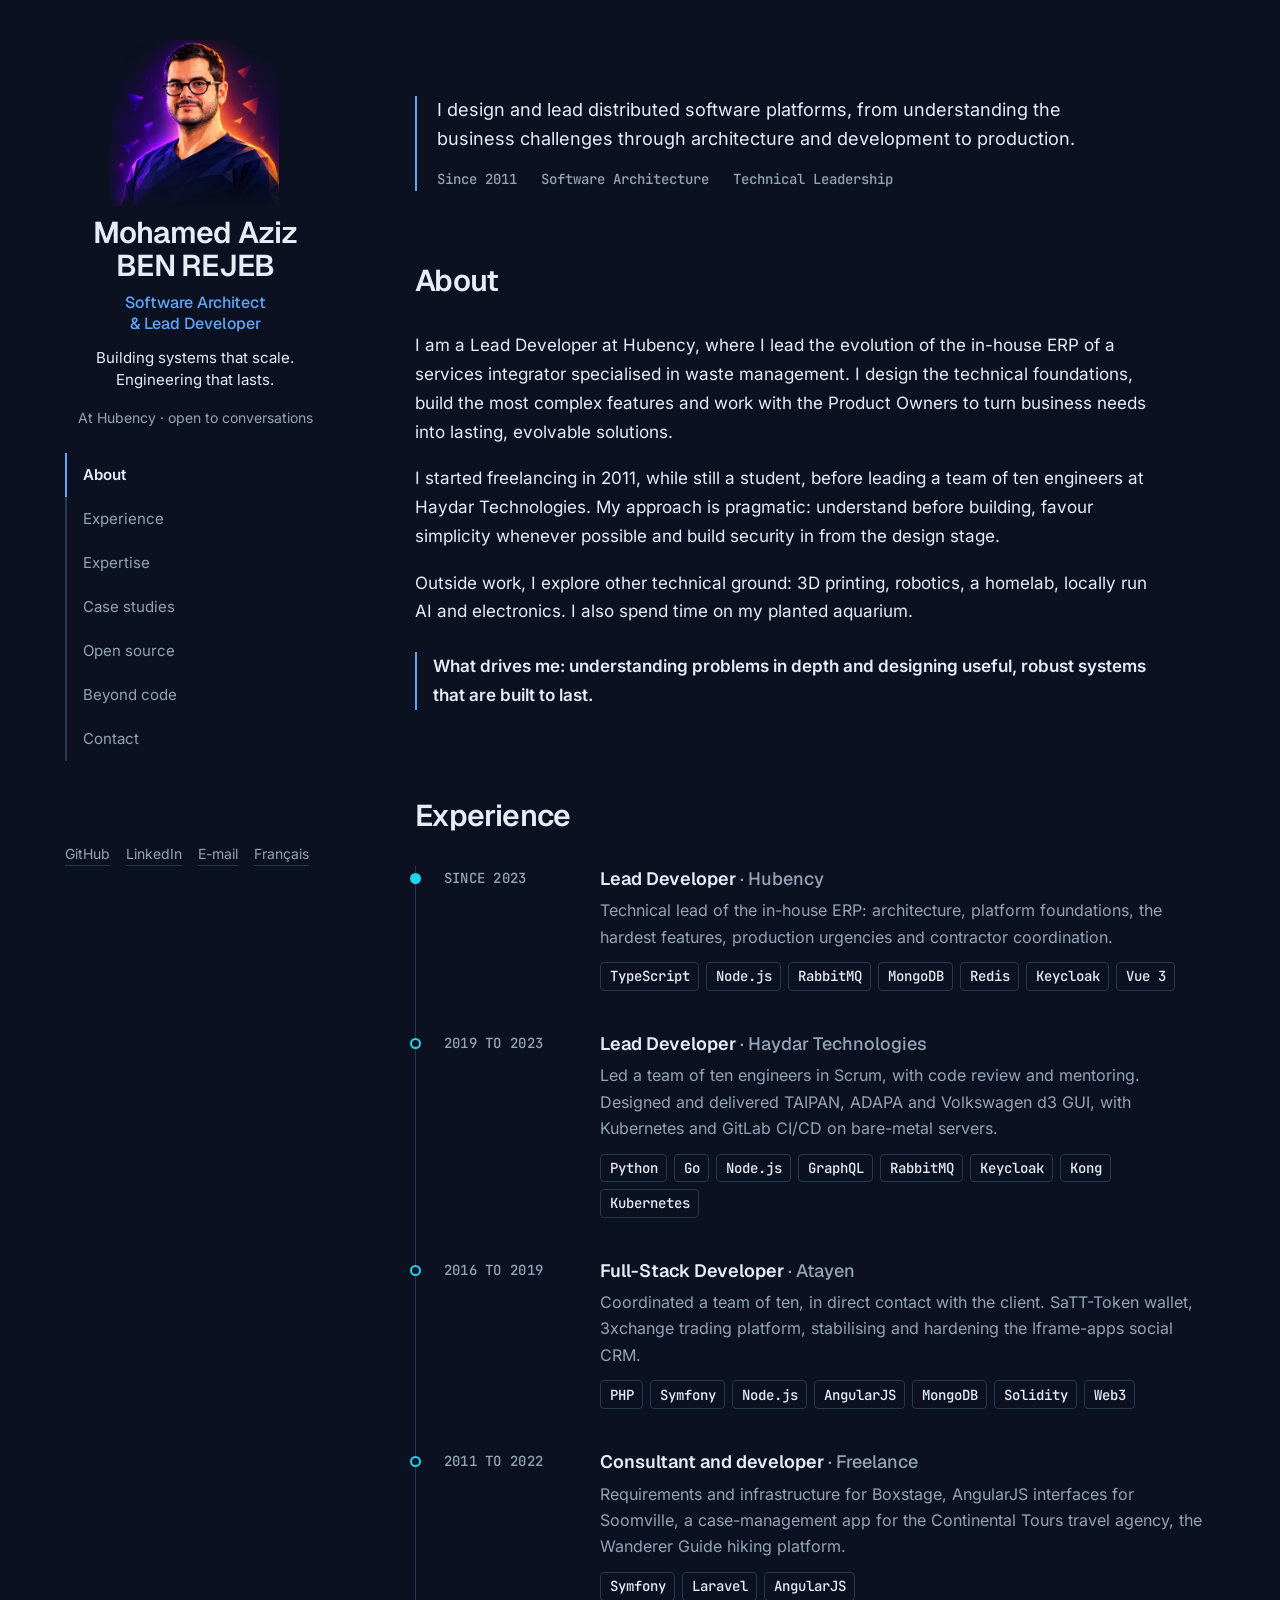
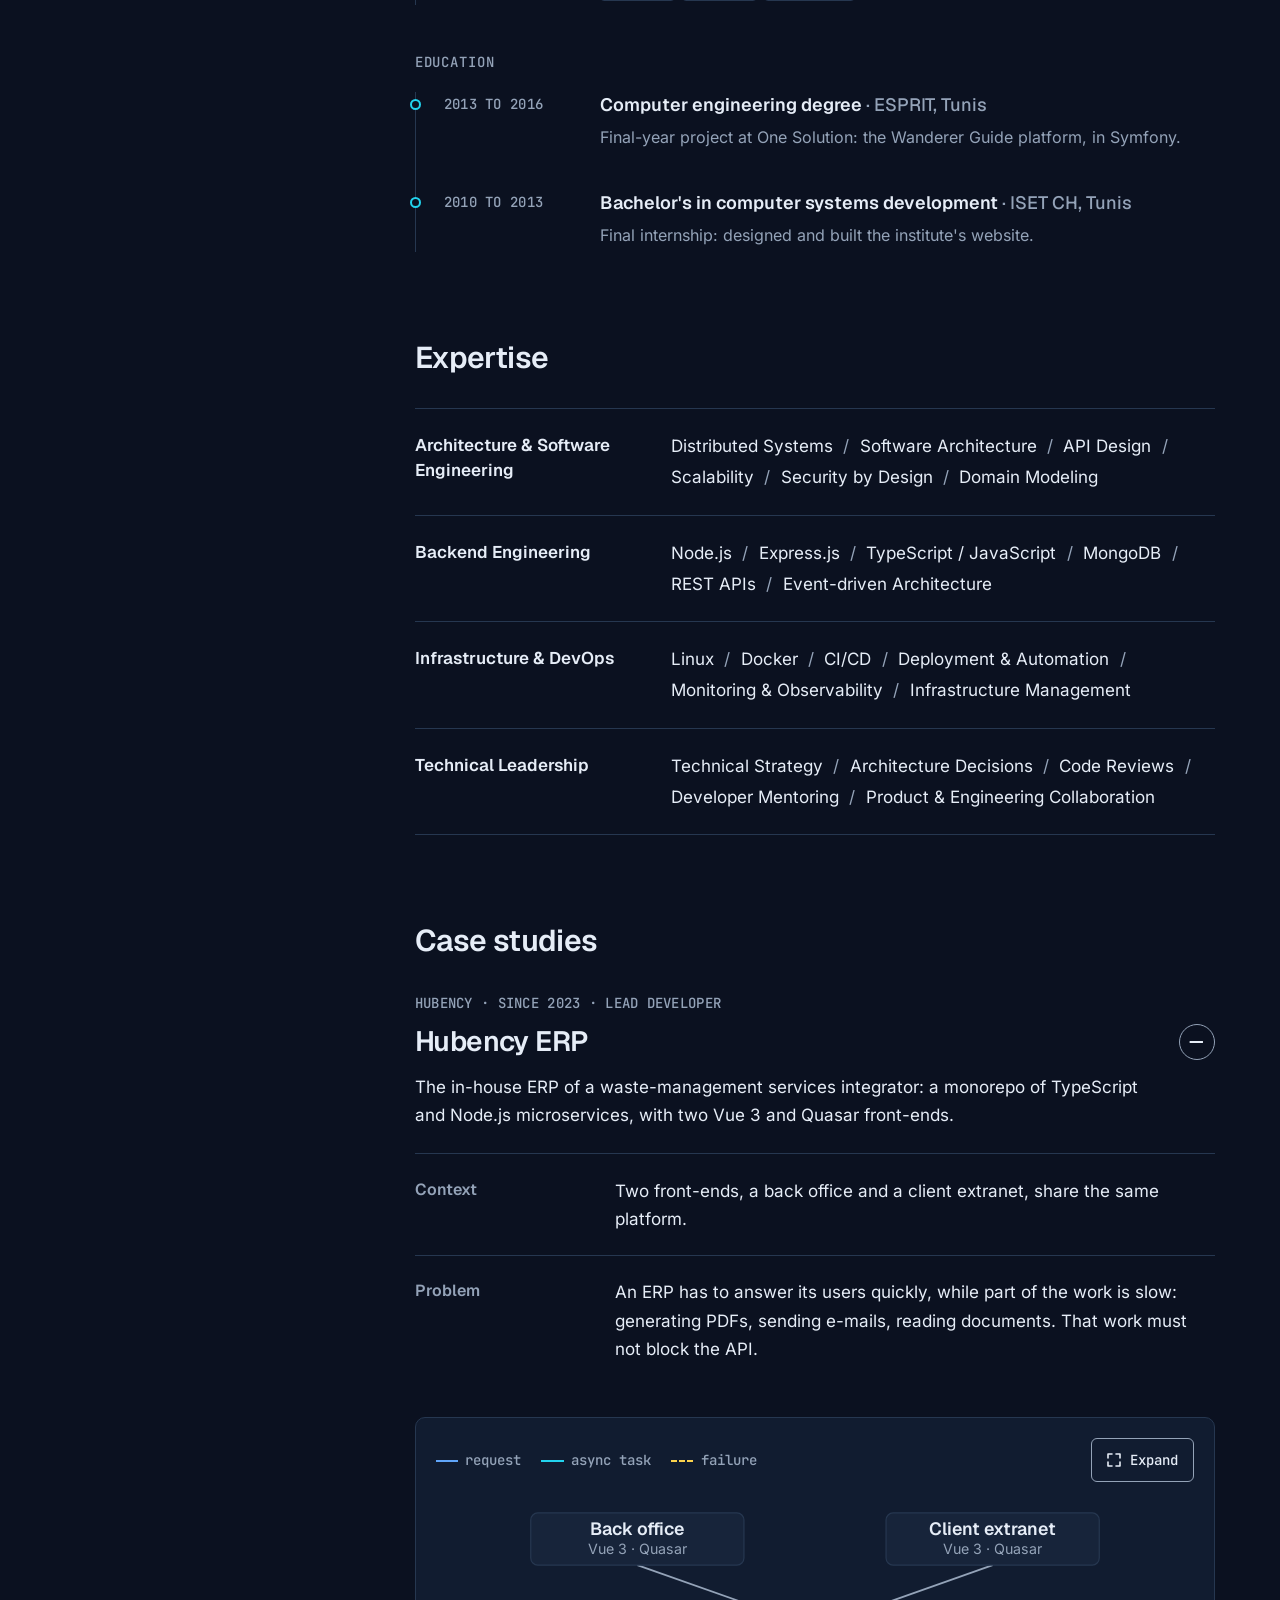
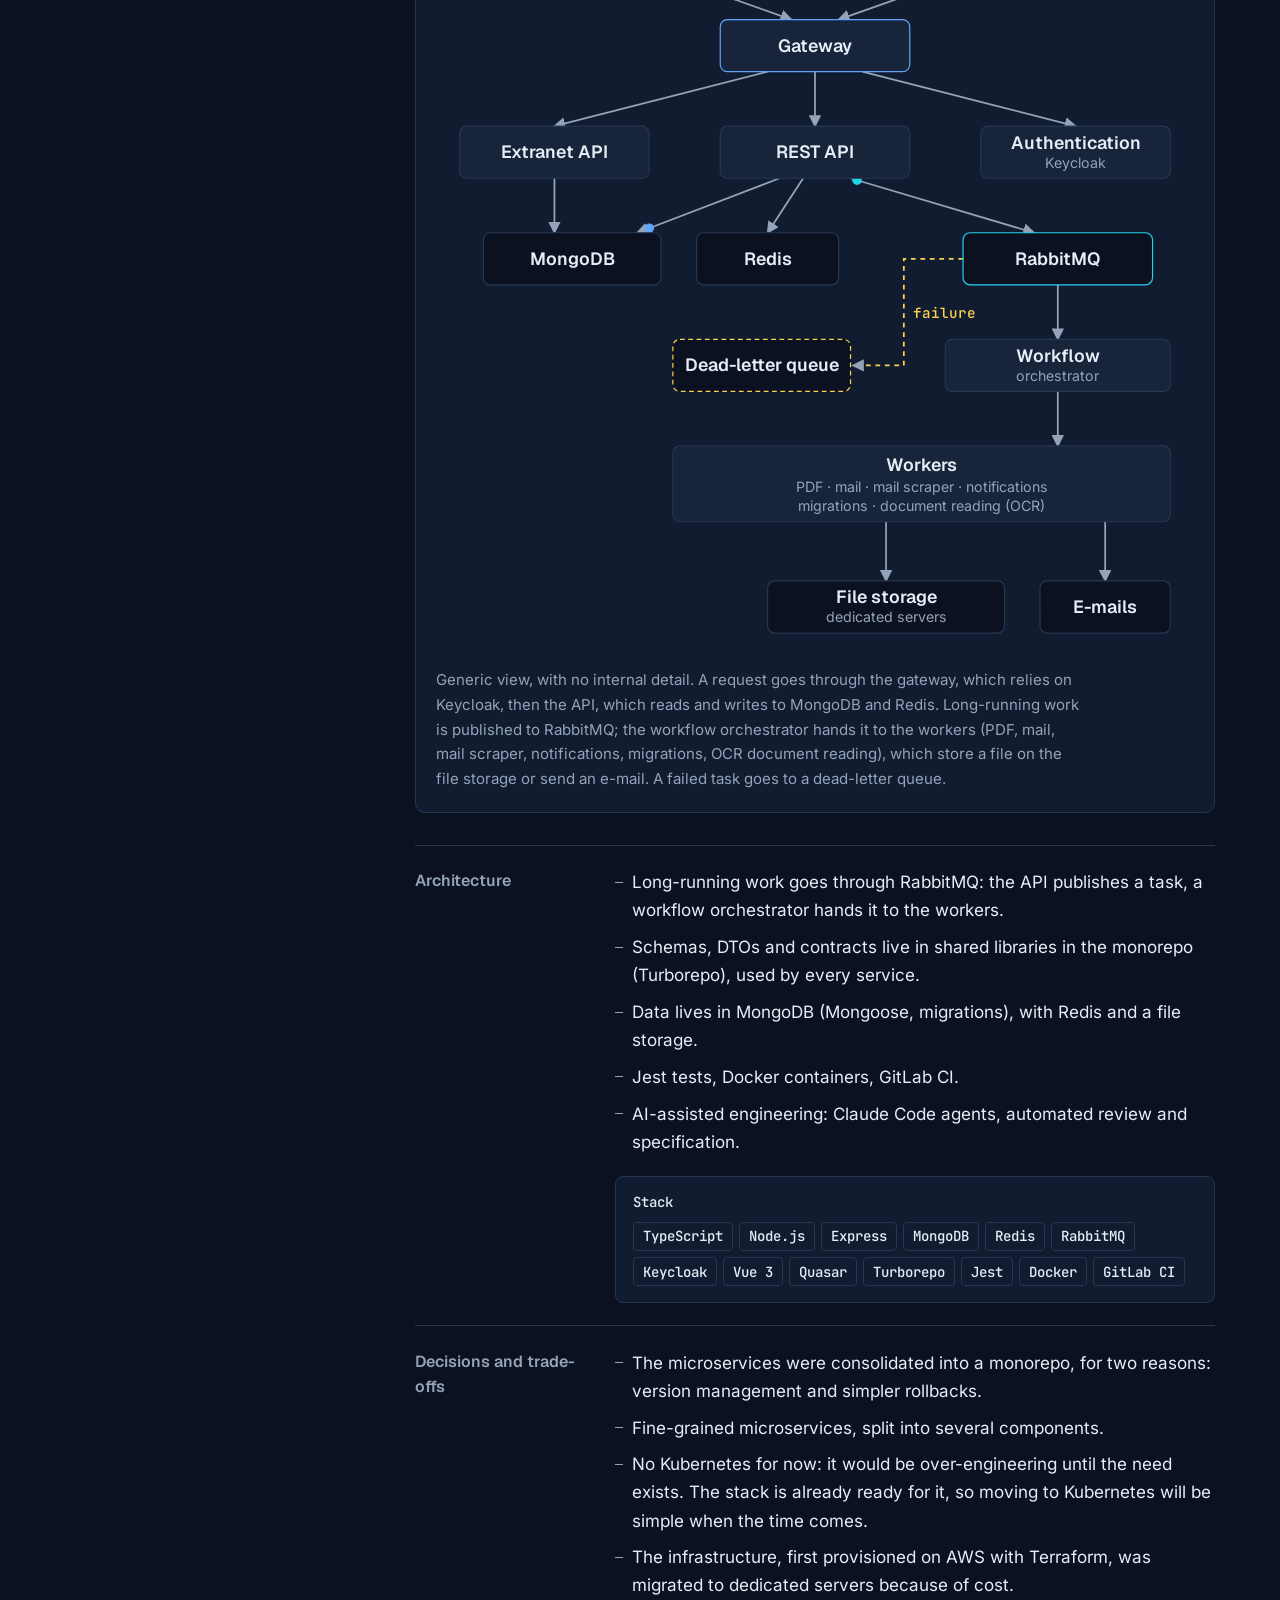
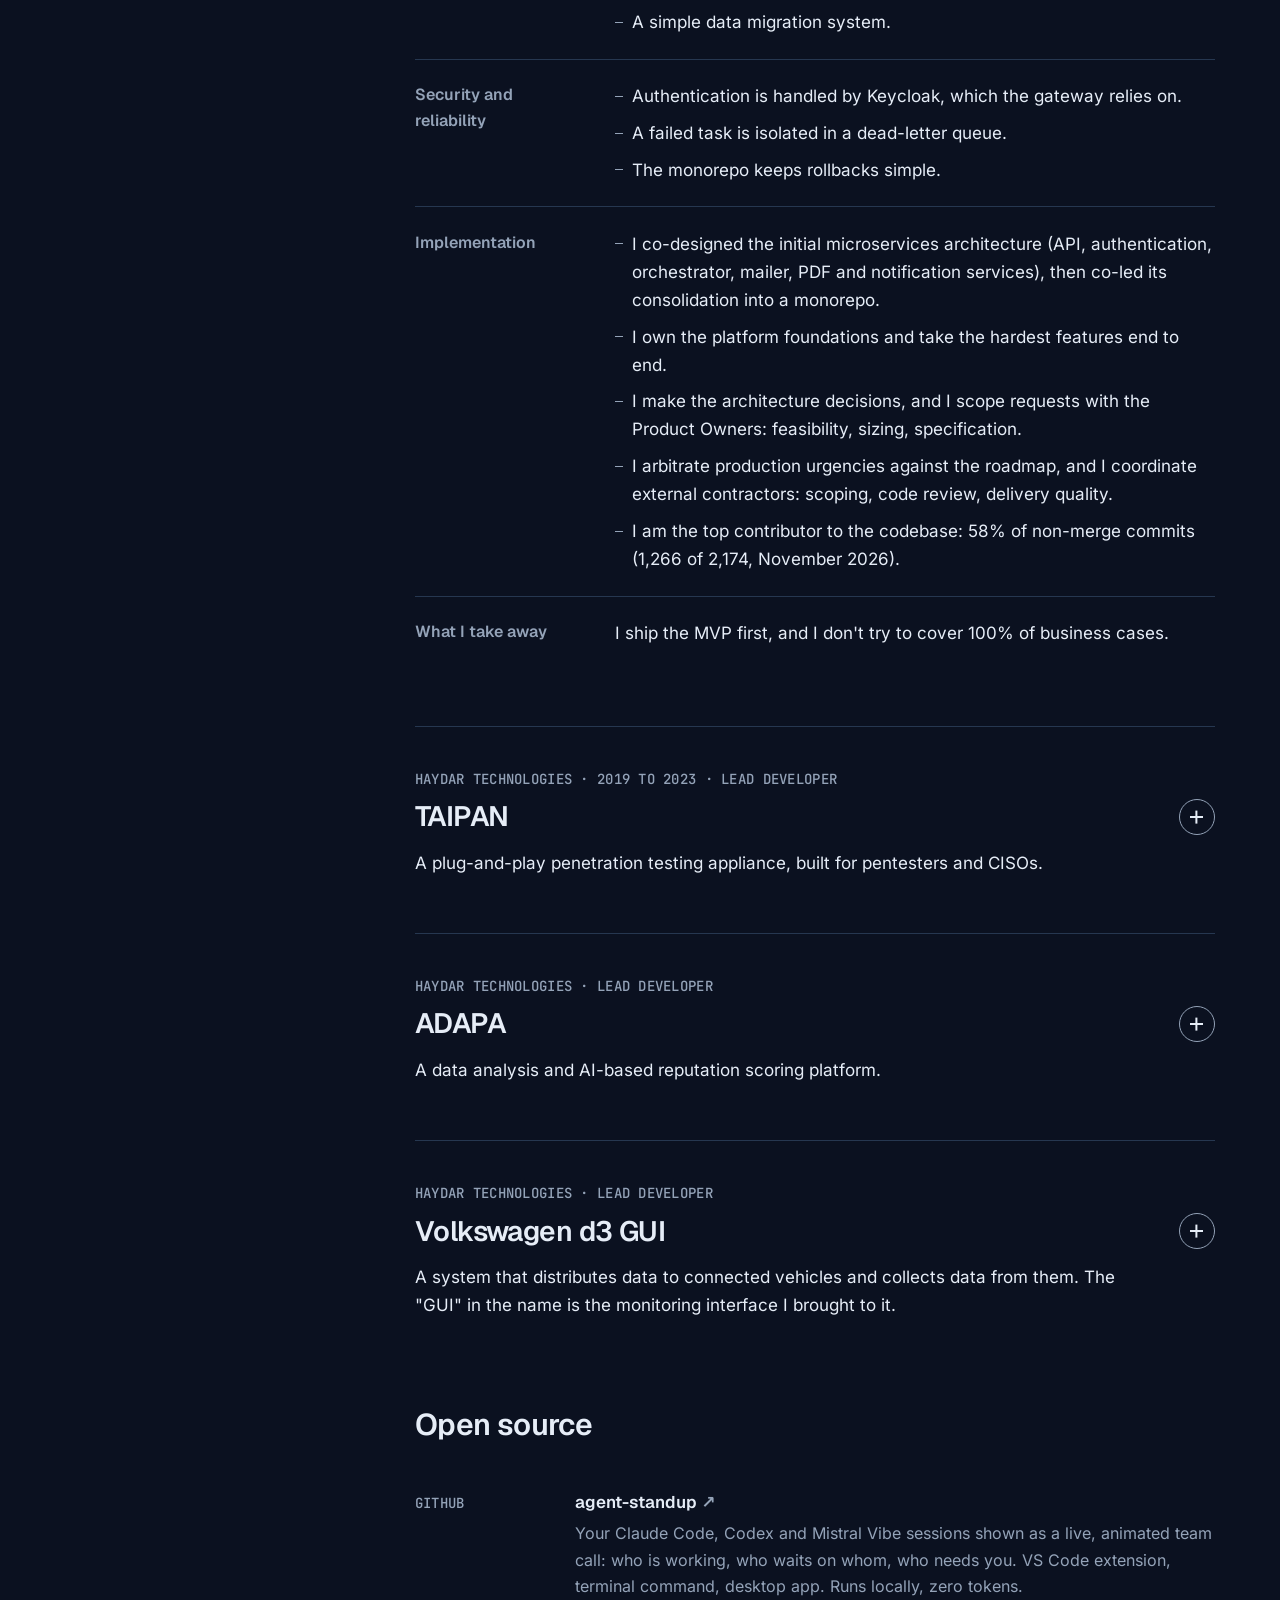
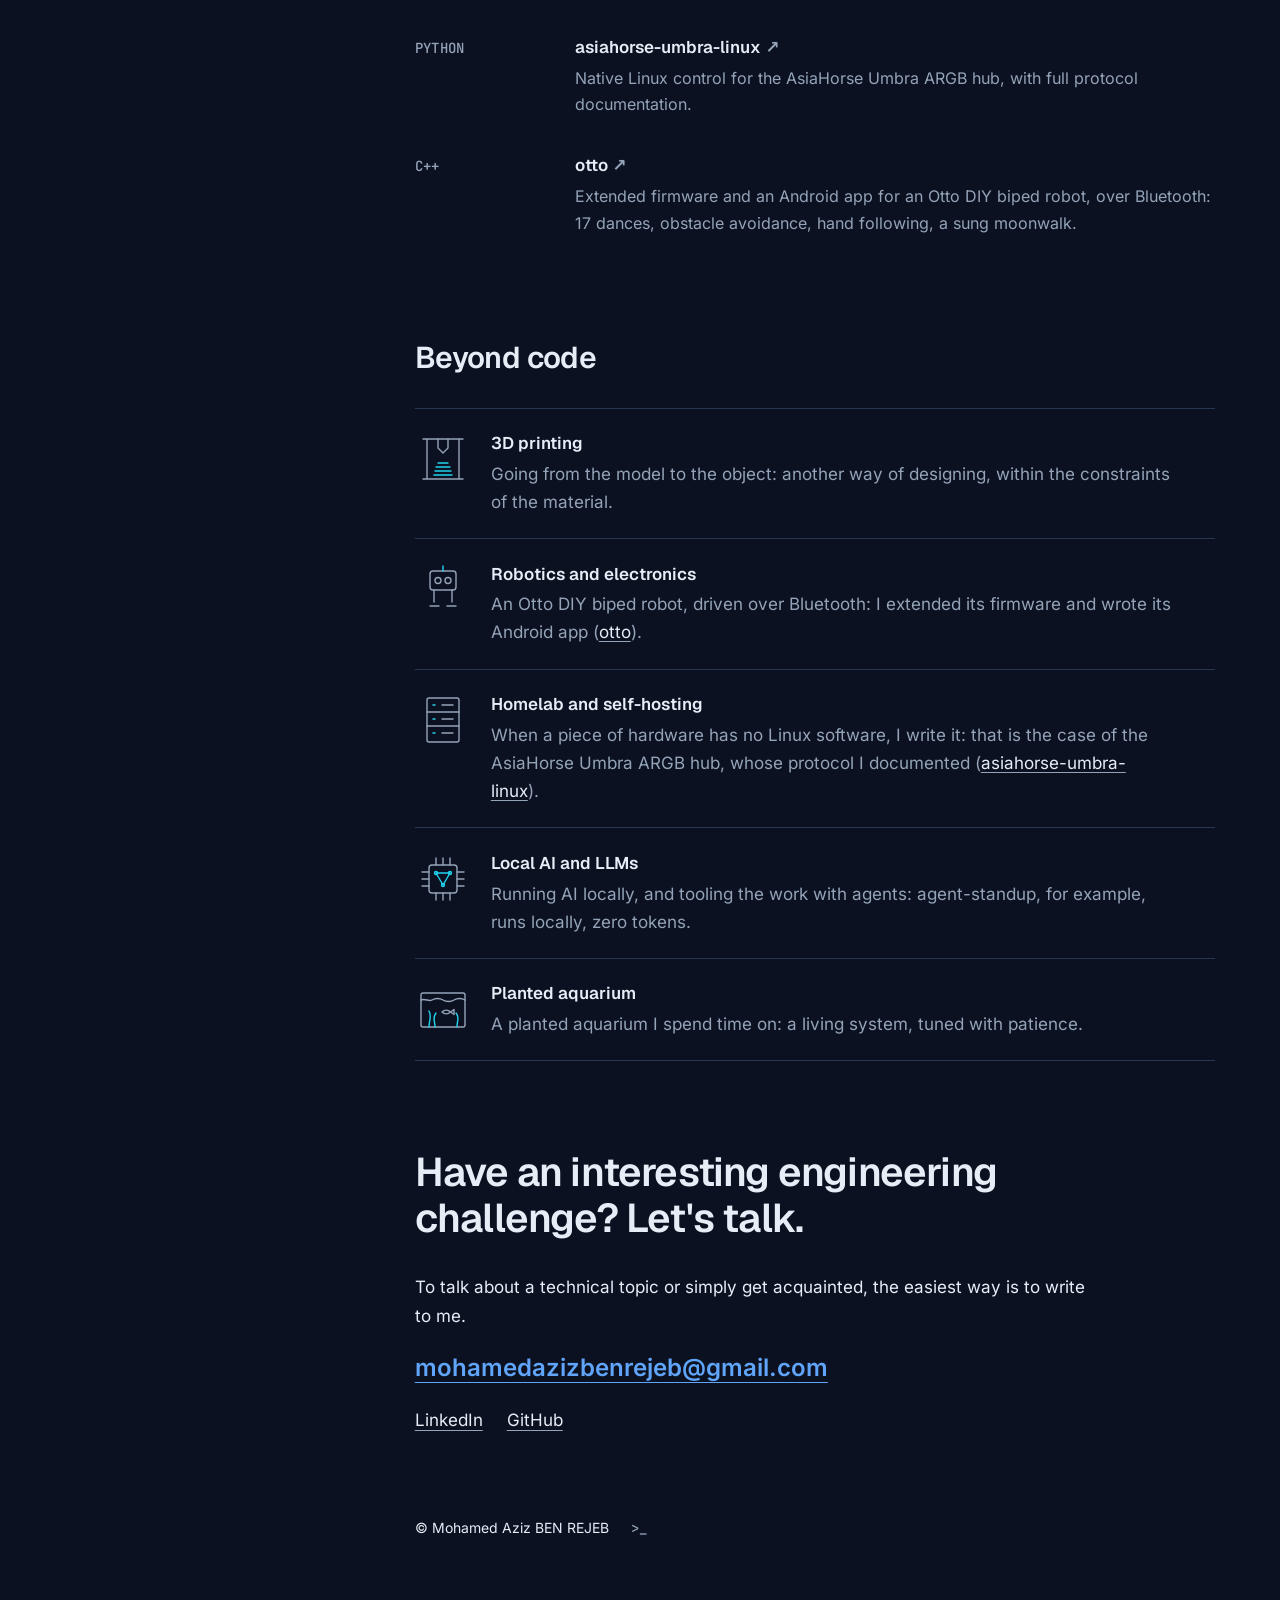
<file: en/index.html>
<!doctype html> <html lang="en"> <head> <meta charset="utf-8"> <meta name="viewport" content="width=device-width,initial-scale=1"> <title>Mohamed Aziz BEN REJEB, Software Architect &amp; Lead Developer</title> <meta name="description" content="Software Architect &amp; Lead Developer based in Île-de-France, France. I design and lead distributed software platforms, from business challenges to production."> <link rel="canonical" href="https://azizbr.fr/en/"> <link rel="alternate" hreflang="fr" href="https://azizbr.fr/"> <link rel="alternate" hreflang="en" href="https://azizbr.fr/en/"> <link rel="alternate" hreflang="x-default" href="https://azizbr.fr/"> <meta property="og:type" content="website"> <meta property="og:locale" content="en_US"> <meta property="og:locale:alternate" content="fr_FR"> <meta property="og:url" content="https://azizbr.fr/en/"> <meta property="og:title" content="Mohamed Aziz BEN REJEB, Software Architect &amp; Lead Developer"> <meta property="og:description" content="Building systems that scale. Engineering that lasts. I design and lead distributed software platforms, from understanding the business challenges through architecture and development to production."> <meta property="og:image" content="https://azizbr.fr/img/og.png"> <meta property="og:image:width" content="1200"> <meta property="og:image:height" content="630"> <meta name="twitter:card" content="summary_large_image"> <meta name="theme-color" content="#0B1120"> <link rel="icon" href="../favicon.svg" type="image/svg+xml"> <link rel="preload" href="../fonts/inter.woff2" as="font" type="font/woff2" crossorigin> <link rel="stylesheet" href="../css/site.css"> <script>document.documentElement.classList.add("js")</script> <script type="module" src="../js/site.js"></script> <script type="application/ld+json"> {"@context":"https://schema.org","@type":"Person","name":"Mohamed Aziz BEN REJEB","jobTitle":"Software Architect & Lead Developer","url":"https://azizbr.fr/en/","email":"mailto:mohamedazizbenrejeb@gmail.com","address":{"@type":"PostalAddress","addressRegion":"Île-de-France","addressCountry":"FR"},"sameAs":["https://www.linkedin.com/in/mohamed-aziz-ben-rejeb","https://github.com/mohamedaziz"]} </script> </head> <body> <a class="evitement" href="#contenu">Skip to content</a> <div class="barre-mobile"> <a class="nom-court" href="#haut">Aziz BEN&nbsp;REJEB</a> <button class="menu" type="button" aria-expanded="false" aria-controls="sections">Menu</button> </div> <div class="page"> <header class="colonne-gauche" id="haut"> <img class="portrait" src="../img/portrait.webp" alt="Portrait of Mohamed Aziz BEN REJEB" width="400" height="400" fetchpriority="high"> <h1>Mohamed Aziz BEN&nbsp;REJEB</h1> <p class="titre">Software Architect &amp; Lead Developer</p> <p class="slogan">Building systems that scale. Engineering that lasts.</p> <p class="pitch">I design and lead distributed software platforms, from understanding the business challenges through architecture and development to production.</p> <ul class="reperes" aria-label="Milestones"><li>Since 2011</li><li>Software Architecture</li><li>Technical Leadership</li></ul> <p class="situation">At Hubency · open to conversations</p> <nav class="nav" aria-label="Sections"> <ul id="sections"> <li><a href="#a-propos">About</a></li> <li><a href="#experience">Experience</a></li> <li><a href="#expertise">Expertise</a></li> <li><a href="#etudes">Case studies</a></li> <li><a href="#open-source">Open source</a></li> <li><a href="#hors-code">Beyond code</a></li> <li><a href="#contact">Contact</a></li> </ul> </nav> <ul class="reseaux" aria-label="Find me"> <li><a href="https://github.com/mohamedaziz" rel="me"><span>GitHub</span></a></li> <li><a href="https://www.linkedin.com/in/mohamed-aziz-ben-rejeb" rel="me"><span>LinkedIn</span></a></li> <li><a href="mailto:mohamedazizbenrejeb@gmail.com"><span>E-mail</span></a></li> <li><a href="../" hreflang="fr" lang="fr"><span>Français</span></a></li> </ul> </header> <main id="contenu"> <div class="chapeau"> <p class="pitch">I design and lead distributed software platforms, from understanding the business challenges through architecture and development to production.</p> <ul class="reperes" aria-label="Milestones"><li>Since 2011</li><li>Software Architecture</li><li>Technical Leadership</li></ul> </div> <section id="a-propos" aria-labelledby="t-a-propos"> <h2 id="t-a-propos">About</h2> <div class="a-propos"> <div class="prose"> <p>I am a Lead Developer at Hubency, where I lead the evolution of the in-house ERP of a services integrator specialised in waste management. I design the technical foundations, build the most complex features and work with the Product Owners to turn business needs into lasting, evolvable solutions.</p> <p>I started freelancing in 2011, while still a student, before leading a team of ten engineers at Haydar Technologies. My approach is pragmatic: understand before building, favour simplicity whenever possible and build security in from the design stage.</p> <p>Outside work, I explore other technical ground: 3D printing, robotics, a homelab, locally run AI and electronics. I also spend time on my planted aquarium.</p> <p class="moteur">What drives me: understanding problems in depth and designing useful, robust systems that are built to last.</p> </div> </div> </section> <section id="experience" aria-labelledby="t-experience"> <h2 class="revele" id="t-experience">Experience</h2> <ol class="timeline"> <li class="etape revele"> <p class="dates">Since 2023</p> <div> <h3>Lead Developer <span class="org">· Hubency</span></h3> <p class="desc">Technical lead of the in-house ERP: architecture, platform foundations, the hardest features, production urgencies and contractor coordination.</p> <ul class="tags" aria-label="Technologies"><li>TypeScript</li><li>Node.js</li><li>RabbitMQ</li><li>MongoDB</li><li>Redis</li><li>Keycloak</li><li>Vue 3</li></ul> </div> </li> <li class="etape revele"> <p class="dates">2019 to 2023</p> <div> <h3>Lead Developer <span class="org">· Haydar Technologies</span></h3> <p class="desc">Led a team of ten engineers in Scrum, with code review and mentoring. Designed and delivered TAIPAN, ADAPA and Volkswagen d3 GUI, with Kubernetes and GitLab CI/CD on bare-metal servers.</p> <ul class="tags" aria-label="Technologies"><li>Python</li><li>Go</li><li>Node.js</li><li>GraphQL</li><li>RabbitMQ</li><li>Keycloak</li><li>Kong</li><li>Kubernetes</li></ul> </div> </li> <li class="etape revele"> <p class="dates">2016 to 2019</p> <div> <h3>Full-Stack Developer <span class="org">· Atayen</span></h3> <p class="desc">Coordinated a team of ten, in direct contact with the client. SaTT-Token wallet, 3xchange trading platform, stabilising and hardening the Iframe-apps social CRM.</p> <ul class="tags" aria-label="Technologies"><li>PHP</li><li>Symfony</li><li>Node.js</li><li>AngularJS</li><li>MongoDB</li><li>Solidity</li><li>Web3</li></ul> </div> </li> <li class="etape revele"> <p class="dates">2011 to 2022</p> <div> <h3>Consultant and developer <span class="org">· Freelance</span></h3> <p class="desc">Requirements and infrastructure for Boxstage, AngularJS interfaces for Soomville, a case-management app for the Continental Tours travel agency, the Wanderer Guide hiking platform.</p> <ul class="tags" aria-label="Technologies"><li>Symfony</li><li>Laravel</li><li>AngularJS</li></ul> </div> </li> </ol> <p class="sous-titre revele">Education</p> <ol class="timeline"> <li class="etape revele"> <p class="dates">2013 to 2016</p> <div> <h3>Computer engineering degree <span class="org">· ESPRIT, Tunis</span></h3> <p class="desc">Final-year project at One Solution: the Wanderer Guide platform, in Symfony.</p> </div> </li> <li class="etape revele"> <p class="dates">2010 to 2013</p> <div> <h3>Bachelor's in computer systems development <span class="org">· ISET CH, Tunis</span></h3> <p class="desc">Final internship: designed and built the institute's website.</p> </div> </li> </ol> </section> <section id="expertise" aria-labelledby="t-expertise"> <h2 class="revele" id="t-expertise">Expertise</h2> <div class="domaines"> <div class="domaine revele"> <h3>Architecture &amp; Software Engineering</h3> <ul class="savoirs"><li>Distributed Systems</li><li>Software Architecture</li><li>API Design</li><li>Scalability</li><li>Security by Design</li><li>Domain Modeling</li></ul> </div> <div class="domaine revele"> <h3>Backend Engineering</h3> <ul class="savoirs"><li>Node.js</li><li>Express.js</li><li>TypeScript / JavaScript</li><li>MongoDB</li><li>REST APIs</li><li>Event-driven Architecture</li></ul> </div> <div class="domaine revele"> <h3>Infrastructure &amp; DevOps</h3> <ul class="savoirs"><li>Linux</li><li>Docker</li><li>CI/CD</li><li>Deployment &amp; Automation</li><li>Monitoring &amp; Observability</li><li>Infrastructure Management</li></ul> </div> <div class="domaine revele"> <h3>Technical Leadership</h3> <ul class="savoirs"><li>Technical Strategy</li><li>Architecture Decisions</li><li>Code Reviews</li><li>Developer Mentoring</li><li>Product &amp; Engineering Collaboration</li></ul> </div> </div> </section> <section id="etudes" aria-labelledby="t-etudes"> <h2 class="revele" id="t-etudes">Case studies</h2> <article class="cas revele" aria-labelledby="t-erp"> <div class="cas-entete"> <span class="dates">Hubency · since 2023 · Lead Developer</span> <h3 id="t-erp"><button class="bascule" type="button" aria-expanded="true" aria-controls="cas-erp" data-ouvert>Hubency ERP<span class="signe" aria-hidden="true"></span></button></h3> <p>The in-house ERP of a waste-management services integrator: a monorepo of TypeScript and Node.js microservices, with two Vue&nbsp;3 and Quasar front-ends.</p> </div> <div class="cas-detail" id="cas-erp"> <div class="cas-interieur"> <div class="rubrique revele"> <h4>Context</h4> <div> <p>Two front-ends, a back office and a client extranet, share the same platform.</p> </div> </div> <div class="rubrique revele"> <h4>Problem</h4> <div> <p>An ERP has to answer its users quickly, while part of the work is slow: generating PDFs, sending e-mails, reading documents. That work must not block the API.</p> </div> </div> <figure class="schema revele"> <div class="schema-haut"> <div class="legende" aria-hidden="true"> <span class="l-req">request</span><span class="l-async">async task</span><span class="l-echec">failure</span> </div> <button class="agrandir" type="button" aria-haspopup="dialog" aria-controls="zoom" aria-describedby="erp-titre"><svg viewBox="0 0 16 16" aria-hidden="true" focusable="false"><path d="M2 6V2h4M10 2h4v4M14 10v4h-4M6 14H2v-4"/></svg>Expand</button> </div> <div class="schema-defile" tabindex="0" role="group" aria-labelledby="erp-titre"> <svg class="archi" viewBox="0 0 640 640" role="img" aria-labelledby="erp-titre erp-desc"> <title id="erp-titre">Generic architecture of the ERP</title> <desc id="erp-desc">The back office and the client extranet go through a gateway, which relies on the Keycloak authentication service and forwards to the REST and extranet APIs. The APIs read and write to MongoDB and Redis. For long-running work, the REST API publishes a task to RabbitMQ; a workflow orchestrator hands it to the PDF, mail, mail scraper, notification, migration and document reading (OCR) workers, which store files on the file storage or send the e-mails. A failed task goes to a dead-letter queue.</desc> <defs> <marker id="erp-fl" viewBox="0 0 8 8" refX="7" refY="4" markerWidth="7" markerHeight="7" orient="auto-start-reverse"><path d="M0 0 8 4 0 8z" fill="#94A3B8"/></marker> </defs> <g class="trajets"> <path id="erp-r-bo" d="M170 38 V60 L300 106 L320 150 V196 L290 240 L170 286 L115 308"/> <path id="erp-r-auth" d="M170 38 V60 L300 106 L360 150 L540 196 V218"/> <path id="erp-r-ext" d="M470 38 V60 L340 106 L280 150 L100 196 V308"/> <path id="erp-r-pdf" d="M320 218 L350 240 L505 286 L525 308 V498 L380 530 V602"/> <path id="erp-r-mail" d="M320 218 L350 240 L505 286 L525 308 V498 L565 530 V602"/> <path id="erp-r-echec" d="M525 308 H395 V398 H275"/> </g> <g class="liens" marker-end="url(#erp-fl)"> <path d="M170 60 L300 106"/><path d="M470 60 L340 106"/> <path d="M280 150 L100 196"/><path d="M320 150 V196"/><path d="M360 150 L540 196"/> <path d="M100 240 V286"/><path d="M290 240 L170 286"/><path d="M310 240 L280 286"/> <path d="M350 240 L505 286"/><path d="M525 330 V376"/><path d="M525 420 V466"/> <path d="M380 530 V580"/><path d="M565 530 V580"/> <path class="ech" d="M445 308 H395 V398 H352"/> </g> <text class="m g ech" x="403" y="358">failure</text> <g class="points"> <circle class="point" r="4" fill="#60A5FA"><animateMotion dur="6s" repeatCount="indefinite" keyPoints="0;1;1" keyTimes="0;.55;1" calcMode="linear"><mpath href="#erp-r-bo"/></animateMotion></circle> <circle class="point" r="4" fill="#60A5FA"><animateMotion dur="6s" repeatCount="indefinite" keyPoints="0;1;1" keyTimes="0;.35;1" calcMode="linear"><mpath href="#erp-r-auth"/></animateMotion></circle> <circle class="point" r="4" fill="#60A5FA"><animateMotion dur="6s" begin="-3s" repeatCount="indefinite" keyPoints="0;1;1" keyTimes="0;.5;1" calcMode="linear"><mpath href="#erp-r-ext"/></animateMotion></circle> <circle class="point" r="4" fill="#22D3EE"><animateMotion dur="7s" begin="-1.5s" repeatCount="indefinite" keyPoints="0;1;1" keyTimes="0;.6;1" calcMode="linear"><mpath href="#erp-r-pdf"/></animateMotion></circle> <circle class="point" r="4" fill="#22D3EE"><animateMotion dur="7s" begin="-4.5s" repeatCount="indefinite" keyPoints="0;1;1" keyTimes="0;.6;1" calcMode="linear"><mpath href="#erp-r-mail"/></animateMotion></circle> <circle class="point" r="4" fill="#FCD34D"><animateMotion dur="12s" begin="-6s" repeatCount="indefinite" keyPoints="0;1;1" keyTimes="0;.2;1" calcMode="linear"><mpath href="#erp-r-echec"/></animateMotion></circle> </g> <g> <rect class="n" x="80" y="16" width="180" height="44" rx="6"/><text class="t" x="170" y="35">Back office</text><text class="s" x="170" y="51">Vue 3 · Quasar</text> <rect class="n" x="380" y="16" width="180" height="44" rx="6"/><text class="t" x="470" y="35">Client extranet</text><text class="s" x="470" y="51">Vue 3 · Quasar</text> <rect class="n acc" x="240" y="106" width="160" height="44" rx="6"/><text class="t" x="320" y="133">Gateway</text> <rect class="n" x="20" y="196" width="160" height="44" rx="6"/><text class="t" x="100" y="223">Extranet API</text> <rect class="n" x="240" y="196" width="160" height="44" rx="6"/><text class="t" x="320" y="223">REST API</text> <rect class="n" x="460" y="196" width="160" height="44" rx="6"/><text class="t" x="540" y="215">Authentication</text><text class="s" x="540" y="231">Keycloak</text> <rect class="d" x="40" y="286" width="150" height="44" rx="6"/><text class="t" x="115" y="313">MongoDB</text> <rect class="d" x="220" y="286" width="120" height="44" rx="6"/><text class="t" x="280" y="313">Redis</text> <rect class="d asy" x="445" y="286" width="160" height="44" rx="6"/><text class="t" x="525" y="313">RabbitMQ</text> <rect class="d ech" x="200" y="376" width="150" height="44" rx="6"/><text class="t" x="275" y="403">Dead-letter queue</text> <rect class="n" x="430" y="376" width="190" height="44" rx="6"/><text class="t" x="525" y="395">Workflow</text><text class="s" x="525" y="411">orchestrator</text> <rect class="n" x="200" y="466" width="420" height="64" rx="6"/><text class="t" x="410" y="487">Workers</text><text class="s" x="410" y="505">PDF · mail · mail scraper · notifications</text><text class="s" x="410" y="521">migrations · document reading (OCR)</text> <rect class="d" x="280" y="580" width="200" height="44" rx="6"/><text class="t" x="380" y="599">File storage</text><text class="s" x="380" y="615">dedicated servers</text> <rect class="d" x="510" y="580" width="110" height="44" rx="6"/><text class="t" x="565" y="607">E-mails</text> </g> </svg> </div> <figcaption>Generic view, with no internal detail. A request goes through the gateway, which relies on Keycloak, then the API, which reads and writes to MongoDB and Redis. Long-running work is published to RabbitMQ; the workflow orchestrator hands it to the workers (PDF, mail, mail scraper, notifications, migrations, OCR document reading), which store a file on the file storage or send an e-mail. A failed task goes to a dead-letter queue.</figcaption> </figure> <div class="rubrique revele"> <h4>Architecture</h4> <div> <ul class="puces"> <li>Long-running work goes through RabbitMQ: the API publishes a task, a workflow orchestrator hands it to the workers.</li> <li>Schemas, DTOs and contracts live in shared libraries in the monorepo (Turborepo), used by every service.</li> <li>Data lives in MongoDB (Mongoose, migrations), with Redis and a file storage.</li> <li>Jest tests, Docker containers, GitLab CI.</li> <li>AI-assisted engineering: Claude Code agents, automated review and specification.</li> </ul> <div class="encadre"> <p class="encadre-titre">Stack</p> <ul class="tags" aria-label="Technologies"><li>TypeScript</li><li>Node.js</li><li>Express</li><li>MongoDB</li><li>Redis</li><li>RabbitMQ</li><li>Keycloak</li><li>Vue 3</li><li>Quasar</li><li>Turborepo</li><li>Jest</li><li>Docker</li><li>GitLab CI</li></ul> </div> </div> </div> <div class="rubrique revele"> <h4>Decisions and trade-offs</h4> <div> <ul class="puces"> <li>The microservices were consolidated into a monorepo, for two reasons: version management and simpler rollbacks.</li> <li>Fine-grained microservices, split into several components.</li> <li>No Kubernetes for now: it would be over-engineering until the need exists. The stack is already ready for it, so moving to Kubernetes will be simple when the time comes.</li> <li>The infrastructure, first provisioned on AWS with Terraform, was migrated to dedicated servers because of cost.</li> <li>A simple data migration system.</li> </ul> </div> </div> <div class="rubrique revele"> <h4>Security and reliability</h4> <div> <ul class="puces"> <li>Authentication is handled by Keycloak, which the gateway relies on.</li> <li>A failed task is isolated in a dead-letter queue.</li> <li>The monorepo keeps rollbacks simple.</li> </ul> </div> </div> <div class="rubrique revele"> <h4>Implementation</h4> <div> <ul class="puces"> <li>I co-designed the initial microservices architecture (API, authentication, orchestrator, mailer, PDF and notification services), then co-led its consolidation into a monorepo.</li> <li>I own the platform foundations and take the hardest features end to end.</li> <li>I make the architecture decisions, and I scope requests with the Product Owners: feasibility, sizing, specification.</li> <li>I arbitrate production urgencies against the roadmap, and I coordinate external contractors: scoping, code review, delivery quality.</li> <li>I am the top contributor to the codebase: 58% of non-merge commits (1,266 of 2,174, November 2026).</li> </ul> </div> </div> <div class="rubrique revele"> <h4>What I take away</h4> <div> <p>I ship the MVP first, and I don't try to cover 100% of business cases.</p> </div> </div> </div> </div> </article> <article class="cas revele" aria-labelledby="t-taipan"> <div class="cas-entete"> <span class="dates">Haydar Technologies · 2019 to 2023 · Lead Developer</span> <h3 id="t-taipan"><button class="bascule" type="button" aria-expanded="true" aria-controls="cas-taipan">TAIPAN<span class="signe" aria-hidden="true"></span></button></h3> <p>A plug-and-play penetration testing appliance, built for pentesters and CISOs.</p> </div> <div class="cas-detail" id="cas-taipan"> <div class="cas-interieur"> <div class="rubrique revele"> <h4>Problem</h4> <div> <p>Give pentesters and CISOs a ready-to-use penetration test: an appliance you plug in, driven from a web interface, with attack engines that can also run remotely, on other machines. Each of those engines has to be authenticated individually.</p> </div> </div> <figure class="schema revele"> <div class="schema-haut"> <div class="legende" aria-hidden="true"> <span class="l-req">request</span><span class="l-async">MQTT message</span> </div> <button class="agrandir" type="button" aria-haspopup="dialog" aria-controls="zoom" aria-describedby="taipan-titre"><svg viewBox="0 0 16 16" aria-hidden="true" focusable="false"><path d="M2 6V2h4M10 2h4v4M14 10v4h-4M6 14H2v-4"/></svg>Expand</button> </div> <div class="schema-defile" tabindex="0" role="group" aria-labelledby="taipan-titre"> <svg class="archi" viewBox="0 0 640 416" role="img" aria-labelledby="taipan-titre taipan-desc"> <title id="taipan-titre">TAIPAN architecture</title> <desc id="taipan-desc">The web interface and the core, in Flask. The core uses Redis for caching and attack engine sessions, and the MongoDB and PostgreSQL databases. It exchanges with the agents in both directions, three of them on the diagram, through an MQTT broker. Each agent carries attack engines, can run remotely on another machine and has its own certificate.</desc> <defs> <marker id="taipan-fl" viewBox="0 0 8 8" refX="7" refY="4" markerWidth="7" markerHeight="7" orient="auto-start-reverse"><path d="M0 0 8 4 0 8z" fill="#94A3B8"/></marker> </defs> <g class="trajets"> <path id="taipan-r-req" d="M320 38 V128 H532"/> <path id="taipan-r-redis" d="M320 128 H108"/> <path id="taipan-r-a1" d="M320 128 V228 L108 342"/> <path id="taipan-r-a2" d="M320 128 V342"/> <path id="taipan-r-a3" d="M532 342 L320 228 V128"/> </g> <g class="liens" marker-end="url(#taipan-fl)"> <path d="M320 60 V106"/> <g marker-start="url(#taipan-fl)"> <path d="M240 128 H200"/><path d="M400 128 H440"/><path d="M320 150 V206"/> <path d="M280 250 L108 306"/><path d="M320 250 V306"/><path d="M360 250 L532 306"/> </g> </g> <text class="m g asy" x="330" y="183">MQTT</text> <g class="points"> <circle class="point" r="4" fill="#60A5FA"><animateMotion dur="5s" repeatCount="indefinite" keyPoints="0;1;1" keyTimes="0;.5;1" calcMode="linear"><mpath href="#taipan-r-req"/></animateMotion></circle> <circle class="point" r="4" fill="#60A5FA"><animateMotion dur="5s" begin="-2.5s" repeatCount="indefinite" keyPoints="0;1;1" keyTimes="0;.3;1" calcMode="linear"><mpath href="#taipan-r-redis"/></animateMotion></circle> <circle class="point" r="4" fill="#22D3EE"><animateMotion dur="6s" repeatCount="indefinite" keyPoints="0;1;1" keyTimes="0;.5;1" calcMode="linear"><mpath href="#taipan-r-a1"/></animateMotion></circle> <circle class="point" r="4" fill="#22D3EE"><animateMotion dur="6s" begin="-2s" repeatCount="indefinite" keyPoints="0;1;1" keyTimes="0;.5;1" calcMode="linear"><mpath href="#taipan-r-a2"/></animateMotion></circle> <circle class="point" r="4" fill="#22D3EE"><animateMotion dur="6s" begin="-4s" repeatCount="indefinite" keyPoints="0;1;1" keyTimes="0;.5;1" calcMode="linear"><mpath href="#taipan-r-a3"/></animateMotion></circle> </g> <g> <rect class="n" x="240" y="16" width="160" height="44" rx="6"/><text class="t" x="320" y="35">Web interface</text><text class="s" x="320" y="51">Flask · front end</text> <rect class="n acc" x="240" y="106" width="160" height="44" rx="6"/><text class="t" x="320" y="125">Core</text><text class="s" x="320" y="141">Flask · back end</text> <rect class="d" x="16" y="106" width="184" height="44" rx="6"/><text class="t" x="108" y="125">Redis</text><text class="s" x="108" y="141">cache · engine sessions</text> <rect class="d" x="440" y="106" width="184" height="44" rx="6"/><text class="t" x="532" y="125">Databases</text><text class="s" x="532" y="141">MongoDB · PostgreSQL</text> <rect class="d asy" x="240" y="206" width="160" height="44" rx="6"/><text class="t" x="320" y="233">MQTT broker</text> <rect class="n" x="16" y="306" width="184" height="72" rx="6"/><text class="t" x="108" y="328">Agent 1</text><text class="s" x="108" y="345">attack engines</text><rect class="badge" x="50" y="353" width="116" height="18" rx="9"/><text class="m cert" x="108" y="366">certificate 1</text> <rect class="n" x="228" y="306" width="184" height="72" rx="6"/><text class="t" x="320" y="328">Agent 2</text><text class="s" x="320" y="345">attack engines</text><rect class="badge" x="262" y="353" width="116" height="18" rx="9"/><text class="m cert" x="320" y="366">certificate 2</text> <rect class="n" x="440" y="306" width="184" height="72" rx="6"/><text class="t" x="532" y="328">Agent 3</text><text class="s" x="532" y="345">attack engines</text><rect class="badge" x="474" y="353" width="116" height="18" rx="9"/><text class="m cert" x="532" y="366">certificate 3</text> <text class="s" x="320" y="404">Agents can run remotely, on other machines.</text> </g> </svg> </div> <figcaption>Overview. The web interface and the core are written in Flask; the core relies on Redis (caching and attack engine sessions) and on MongoDB and PostgreSQL. It exchanges with the agents through an MQTT broker, in both directions. Each agent carries attack engines, can run remotely on another machine and has its own certificate.</figcaption> </figure> <div class="rubrique revele"> <h4>Architecture</h4> <div> <ul class="puces"> <li>The architecture is close to the ERP's, but the workers are agents, which can run remotely on other machines.</li> <li>The agents communicate over MQTT.</li> <li>Redis handles caching and session management for the attack engines; data lives in MongoDB and PostgreSQL.</li> </ul> <div class="encadre"> <p class="encadre-titre">Stack</p> <ul class="tags" aria-label="Technologies"><li>Python</li><li>Flask</li><li>MQTT</li><li>Redis</li><li>RabbitMQ</li><li>MongoDB</li><li>PostgreSQL</li><li>Docker</li><li>Harbor</li><li>GitLab CI</li></ul> </div> </div> </div> <div class="rubrique revele"> <h4>Security and reliability</h4> <div> <ul class="puces"> <li>The whole system is managed with certificates: each agent has its own certificate.</li> <li>Security best practices are applied in the code: prepared statements, data encoding, input validation, access control, logging.</li> </ul> </div> </div> <div class="rubrique revele"> <h4>Implementation</h4> <div> <ul class="puces"> <li>I designed the whole system: the infrastructure, whose rollout I led, and the workflows.</li> <li>I built the application core in Flask, front end and back end, and the attack engines.</li> <li>I built the back office for managing clients and licences.</li> <li>I set up the production, test and development environments, with GitLab CI/CD and Harbor on bare-metal servers.</li> <li>I supervised the outsourced migration to a new version: specifications, acceptance testing and delivery quality follow-up.</li> <li>I coordinated the team: splitting work, assigning tasks, code review.</li> </ul> </div> </div> </div> </div> </article> <article class="cas revele" aria-labelledby="t-adapa"> <div class="cas-entete"> <span class="dates">Haydar Technologies · Lead Developer</span> <h3 id="t-adapa"><button class="bascule" type="button" aria-expanded="true" aria-controls="cas-adapa">ADAPA<span class="signe" aria-hidden="true"></span></button></h3> <p>A data analysis and AI-based reputation scoring platform.</p> </div> <div class="cas-detail" id="cas-adapa"> <div class="cas-interieur"> <div class="rubrique revele"> <h4>Problem</h4> <div> <p>Computing a reputation with AI means collecting data with crawlers, then analysing it: work spread across several workers, which has to be coordinated and tracked.</p> </div> </div> <figure class="schema revele"> <div class="schema-haut"> <div class="legende" aria-hidden="true"> <span class="l-req">request</span><span class="l-async">async task</span> </div> <button class="agrandir" type="button" aria-haspopup="dialog" aria-controls="zoom" aria-describedby="adapa-titre"><svg viewBox="0 0 16 16" aria-hidden="true" focusable="false"><path d="M2 6V2h4M10 2h4v4M14 10v4h-4M6 14H2v-4"/></svg>Expand</button> </div> <div class="schema-defile" tabindex="0" role="group" aria-labelledby="adapa-titre"> <svg class="archi" viewBox="0 0 640 552" role="img" aria-labelledby="adapa-titre adapa-desc"> <title id="adapa-titre">ADAPA architecture</title> <desc id="adapa-desc">On a bare-metal Kubernetes cluster, the React interface authenticates with Keycloak (OpenID) and goes through the Kong API gateway, configured with Keycloak, to reach the Node.js and Express API. The API publishes work to RabbitMQ; the orchestrator hands each worker, crawler or analysis, its tasks. A microservice tracks, computes and stores crawler statistics in the MongoDB and PostgreSQL databases. Grafana and Prometheus handle monitoring.</desc> <defs> <marker id="adapa-fl" viewBox="0 0 8 8" refX="7" refY="4" markerWidth="7" markerHeight="7" orient="auto-start-reverse"><path d="M0 0 8 4 0 8z" fill="#94A3B8"/></marker> </defs> <rect class="cadre" x="8" y="8" width="624" height="536" rx="10"/> <text class="m g" x="24" y="31">Kubernetes cluster · bare metal</text> <g class="trajets"> <path id="adapa-r-req" d="M320 66 V242"/> <path id="adapa-r-auth" d="M320 154 H540 V110"/> <path id="adapa-r-crawl" d="M320 242 V330 H540 L480 352 L380 396 L320 418 H114 V506"/> <path id="adapa-r-analyse" d="M320 242 V330 H540 V418"/> </g> <g class="liens" marker-end="url(#adapa-fl)"> <path d="M320 88 V132"/><path d="M400 66 H540 V88"/><path d="M400 154 H540 V132"/> <path d="M320 176 V220"/><path d="M320 264 V308"/><path d="M400 330 H456"/> <path d="M480 352 L380 396"/><path d="M540 352 V396"/> <path d="M240 418 H204"/><path d="M114 440 V484"/> </g> <g class="points"> <circle class="point" r="4" fill="#60A5FA"><animateMotion dur="5s" repeatCount="indefinite" keyPoints="0;1;1" keyTimes="0;.4;1" calcMode="linear"><mpath href="#adapa-r-req"/></animateMotion></circle> <circle class="point" r="4" fill="#60A5FA"><animateMotion dur="5s" begin="-2.5s" repeatCount="indefinite" keyPoints="0;1;1" keyTimes="0;.35;1" calcMode="linear"><mpath href="#adapa-r-auth"/></animateMotion></circle> <circle class="point" r="4" fill="#22D3EE"><animateMotion dur="8s" begin="-1s" repeatCount="indefinite" keyPoints="0;1;1" keyTimes="0;.7;1" calcMode="linear"><mpath href="#adapa-r-crawl"/></animateMotion></circle> <circle class="point" r="4" fill="#22D3EE"><animateMotion dur="8s" begin="-5s" repeatCount="indefinite" keyPoints="0;1;1" keyTimes="0;.45;1" calcMode="linear"><mpath href="#adapa-r-analyse"/></animateMotion></circle> </g> <g> <rect class="n" x="240" y="44" width="160" height="44" rx="6"/><text class="t" x="320" y="63">Interface</text><text class="s" x="320" y="79">React</text> <rect class="n" x="456" y="88" width="168" height="44" rx="6"/><text class="t" x="540" y="107">Authentication</text><text class="s" x="540" y="123">Keycloak · OpenID</text> <rect class="n acc" x="240" y="132" width="160" height="44" rx="6"/><text class="t" x="320" y="151">API gateway</text><text class="s" x="320" y="167">Kong</text> <rect class="d" x="24" y="132" width="180" height="44" rx="6"/><text class="t" x="114" y="151">Monitoring</text><text class="s" x="114" y="167">Grafana · Prometheus</text> <rect class="n" x="240" y="220" width="160" height="44" rx="6"/><text class="t" x="320" y="239">API</text><text class="s" x="320" y="255">Node.js · Express</text> <rect class="d asy" x="240" y="308" width="160" height="44" rx="6"/><text class="t" x="320" y="335">RabbitMQ</text> <rect class="n" x="456" y="308" width="168" height="44" rx="6"/><text class="t" x="540" y="327">Orchestrator</text><text class="s" x="540" y="343">hands out tasks</text> <rect class="n" x="240" y="396" width="160" height="44" rx="6"/><text class="t" x="320" y="415">Crawlers</text><text class="s" x="320" y="431">workers</text> <rect class="n" x="456" y="396" width="168" height="44" rx="6"/><text class="t" x="540" y="415">Analysis</text><text class="s" x="540" y="431">workers</text> <rect class="n" x="24" y="396" width="180" height="44" rx="6"/><text class="t" x="114" y="415">Crawler</text><text class="s" x="114" y="431">statistics</text> <rect class="d" x="24" y="484" width="180" height="44" rx="6"/><text class="t" x="114" y="503">Databases</text><text class="s" x="114" y="519">MongoDB · PostgreSQL</text> </g> </svg> </div> <figcaption>Overview, on a bare-metal Kubernetes cluster. The React interface authenticates with Keycloak (OpenID) and goes through the Kong API gateway, configured with Keycloak, to reach the API. The API publishes work to RabbitMQ; the orchestrator hands each worker, crawler or analysis, its tasks. A microservice tracks, computes and stores crawler statistics. Grafana and Prometheus handle monitoring.</figcaption> </figure> <div class="rubrique revele"> <h4>Architecture</h4> <div> <ul class="puces"> <li>An agent-style architecture as early as 2020, in the form of the time: an orchestrator hands each worker its tasks, through RabbitMQ.</li> <li>Authentication relies on Keycloak, as the OpenID provider, configured with the Kong API gateway.</li> <li>The API adds a layer on top of Express, organised following clean architecture.</li> <li>Crawler statistics have their own microservice.</li> <li>Data lives in MongoDB and PostgreSQL; monitoring runs on Grafana and Prometheus.</li> </ul> <div class="encadre"> <p class="encadre-titre">Stack</p> <ul class="tags" aria-label="Technologies"><li>Node.js</li><li>Express</li><li>Python</li><li>React</li><li>RabbitMQ</li><li>Keycloak</li><li>Kong</li><li>MongoDB</li><li>PostgreSQL</li><li>Kubernetes</li><li>Harbor</li><li>Grafana</li><li>Prometheus</li></ul> </div> </div> </div> <div class="rubrique revele"> <h4>Implementation</h4> <div> <ul class="puces"> <li>I wrote the Software Requirements Specification (SRS) and designed the solution in UML: functional analysis, technical architecture, components to build.</li> <li>I designed and implemented the overall architecture: microservices, message broker, workers and workflows.</li> <li>I built the API, a layer on top of Express (Node.js) following clean architecture, and a Python library for connecting to RabbitMQ and managing queues.</li> <li>I built the orchestrator that hands each worker its tasks, and a microservice that tracks, computes and stores crawler statistics.</li> <li>I laid the foundations of the React interface: Keycloak authentication, menu, pages, routes, main forms and workflows.</li> <li>I set up the Kubernetes cluster on bare-metal servers, the Harbor registry for Docker images and the manifests for each release.</li> </ul> </div> </div> </div> </div> </article> <article class="cas revele" aria-labelledby="t-vw"> <div class="cas-entete"> <span class="dates">Haydar Technologies · Lead Developer</span> <h3 id="t-vw"><button class="bascule" type="button" aria-expanded="true" aria-controls="cas-vw">Volkswagen d3 GUI<span class="signe" aria-hidden="true"></span></button></h3> <p>A system that distributes data to connected vehicles and collects data from them. The "GUI" in the name is the monitoring interface I brought to it.</p> </div> <div class="cas-detail" id="cas-vw"> <div class="cas-interieur"> <div class="rubrique revele"> <h4>Context</h4> <div> <p>The backend that distributes and collects connected-vehicle data is spread across several clusters and servers.</p> </div> </div> <div class="rubrique revele"> <h4>Problem</h4> <div> <p>Monitoring it called for a monitoring interface, an API to feed it, and authenticated exchanges between servers.</p> </div> </div> <figure class="schema revele"> <div class="schema-haut"> <div class="legende" aria-hidden="true"> <span class="l-req">request</span><span class="l-async">server-to-server authentication (ZeroMQ)</span> </div> <button class="agrandir" type="button" aria-haspopup="dialog" aria-controls="zoom" aria-describedby="vw-titre"><svg viewBox="0 0 16 16" aria-hidden="true" focusable="false"><path d="M2 6V2h4M10 2h4v4M14 10v4h-4M6 14H2v-4"/></svg>Expand</button> </div> <div class="schema-defile" tabindex="0" role="group" aria-labelledby="vw-titre"> <svg class="archi" viewBox="0 0 640 468" role="img" aria-labelledby="vw-titre vw-desc"> <title id="vw-titre">Volkswagen d3 GUI architecture</title> <desc id="vw-desc">The React monitoring interface queries the GraphQL API, split into microservices (Apollo, Express, Node.js), which talks to the backend services of the data distribution and collection system. Those services are spread across several Kubernetes clusters, and the servers authenticate with each other over ZeroMQ. A reverse-engineered module was rewritten in Go.</desc> <defs> <marker id="vw-fl" viewBox="0 0 8 8" refX="7" refY="4" markerWidth="7" markerHeight="7" orient="auto-start-reverse"><path d="M0 0 8 4 0 8z" fill="#94A3B8"/></marker> </defs> <rect class="cadre" x="16" y="180" width="608" height="272" rx="10"/> <text class="m g" x="32" y="440">data distribution and collection system (backend)</text> <rect class="cadre" x="40" y="220" width="264" height="112" rx="8"/> <text class="m g" x="56" y="322">Kubernetes cluster</text> <rect class="cadre" x="336" y="220" width="264" height="112" rx="8"/> <text class="m g" x="352" y="322">Kubernetes cluster</text> <g class="trajets"> <path id="vw-r-1" d="M320 38 V126 L250 148 L172 256 V278"/> <path id="vw-r-2" d="M320 38 V126 L390 148 L468 256 V278"/> <path id="vw-r-zmq" d="M172 278 H468"/> <path id="vw-r-zmq2" d="M468 278 H172"/> </g> <g class="liens" marker-end="url(#vw-fl)"> <path d="M320 60 V104"/><path d="M250 148 L172 256"/><path d="M390 148 L468 256"/> <path d="M280 278 H360" marker-start="url(#vw-fl)"/> </g> <text class="m asy" x="320" y="268">ZeroMQ</text> <g class="points"> <circle class="point" r="4" fill="#60A5FA"><animateMotion dur="5s" repeatCount="indefinite" keyPoints="0;1;1" keyTimes="0;.6;1" calcMode="linear"><mpath href="#vw-r-1"/></animateMotion></circle> <circle class="point" r="4" fill="#60A5FA"><animateMotion dur="5s" begin="-2.5s" repeatCount="indefinite" keyPoints="0;1;1" keyTimes="0;.6;1" calcMode="linear"><mpath href="#vw-r-2"/></animateMotion></circle> <circle class="point" r="4" fill="#22D3EE"><animateMotion dur="4s" repeatCount="indefinite" keyPoints="0;1;1" keyTimes="0;.45;1" calcMode="linear"><mpath href="#vw-r-zmq"/></animateMotion></circle> <circle class="point" r="4" fill="#22D3EE"><animateMotion dur="4s" begin="-2s" repeatCount="indefinite" keyPoints="0;1;1" keyTimes="0;.45;1" calcMode="linear"><mpath href="#vw-r-zmq2"/></animateMotion></circle> </g> <g> <rect class="n" x="200" y="16" width="240" height="44" rx="6"/><text class="t" x="320" y="35">Monitoring interface</text><text class="s" x="320" y="51">React</text> <rect class="n acc" x="130" y="104" width="380" height="44" rx="6"/><text class="t" x="320" y="123">GraphQL API</text><text class="s" x="320" y="139">microservices · Apollo · Express · Node.js</text> <rect class="n" x="64" y="256" width="216" height="44" rx="6"/><text class="t" x="172" y="283">Backend services</text> <rect class="n" x="360" y="256" width="216" height="44" rx="6"/><text class="t" x="468" y="283">Backend services</text> <text class="s" x="320" y="354">server-to-server authentication over ZeroMQ</text> <rect class="d" x="200" y="368" width="240" height="48" rx="6"/><text class="t" x="320" y="388">Module rewritten in Go</text><text class="s" x="320" y="405">after reverse engineering</text> </g> </svg> </div> <figcaption>Overview. The React monitoring interface queries the GraphQL API, split into microservices (Apollo, Express, Node.js), which talks to the backend services of the data distribution and collection system. Those services are spread across several Kubernetes clusters, and the servers authenticate with each other over ZeroMQ. A reverse-engineered part of the application was rewritten in Go.</figcaption> </figure> <div class="rubrique revele"> <h4>Architecture</h4> <div> <ul class="puces"> <li>The whole API is built as GraphQL microservices, with Apollo on Express and Node.js.</li> <li>The microservices are spread across several Kubernetes clusters.</li> <li>The reverse-engineered part was rewritten in Go.</li> <li>Data lives in MongoDB; infrastructure is handled with Terraform and Ansible.</li> </ul> <div class="encadre"> <p class="encadre-titre">Stack</p> <ul class="tags" aria-label="Technologies"><li>React</li><li>GraphQL</li><li>Apollo</li><li>Node.js</li><li>Express</li><li>Go</li><li>ZeroMQ</li><li>MongoDB</li><li>Kubernetes</li><li>Terraform</li><li>Ansible</li></ul> </div> </div> </div> <div class="rubrique revele"> <h4>Security and reliability</h4> <div> <ul class="puces"> <li>Servers authenticate with each other over ZeroMQ.</li> <li>The Kubernetes clusters are secured following best practices.</li> </ul> </div> </div> <div class="rubrique revele"> <h4>Implementation</h4> <div> <ul class="puces"> <li>I brought the front end used to monitor the backend: that is the "GUI" in the name.</li> <li>I did the overall design of the application, and implemented the microservices architecture, defining where each component runs across the clusters and servers.</li> <li>I built the entire API as GraphQL microservices (Apollo, Express, Node.js), and the React foundations: menu, data tables, main pages.</li> <li>I built the server-to-server authentication over ZeroMQ, and applied security best practices to the Kubernetes clusters.</li> <li>I reverse-engineered part of the application and rewrote it in Go.</li> <li>Code review, refactoring and bug fixing; team coordination, splitting work and assigning tasks.</li> </ul> </div> </div> </div> </div> </article> </section> <section id="open-source" aria-labelledby="t-open-source"> <h2 class="revele" id="t-open-source">Open source</h2> <ul class="lignes"> <li class="ligne revele"> <p class="dates">GitHub</p> <div> <h3><a class="etendu" href="https://github.com/mohamedaziz/agent-standup">agent-standup<span class="fleche" aria-hidden="true">↗</span></a></h3> <p class="desc">Your Claude Code, Codex and Mistral Vibe sessions shown as a live, animated team call: who is working, who waits on whom, who needs you. VS Code extension, terminal command, desktop app. Runs locally, zero tokens.</p> </div> </li> <li class="ligne revele"> <p class="dates">Python</p> <div> <h3><a class="etendu" href="https://github.com/mohamedaziz/asiahorse-umbra-linux">asiahorse-umbra-linux<span class="fleche" aria-hidden="true">↗</span></a></h3> <p class="desc">Native Linux control for the AsiaHorse Umbra ARGB hub, with full protocol documentation.</p> </div> </li> <li class="ligne revele"> <p class="dates">C++</p> <div> <h3><a class="etendu" href="https://github.com/mohamedaziz/otto">otto<span class="fleche" aria-hidden="true">↗</span></a></h3> <p class="desc">Extended firmware and an Android app for an Otto DIY biped robot, over Bluetooth: 17 dances, obstacle avoidance, hand following, a sung moonwalk.</p> </div> </li> </ul> </section> <section id="hors-code" aria-labelledby="t-hors-code"> <h2 class="revele" id="t-hors-code">Beyond code</h2> <ul class="interets"> <li class="interet revele"> <svg viewBox="0 0 56 56" aria-hidden="true" focusable="false"><path d="M8 8h40M12 8v40M44 8v40M8 48h40"/><path d="M23 8v9l5 5 5-5V8"/><path class="acc" d="M19 44h18M20 40h16M21 36h14M23 32h10"/></svg> <div> <h3>3D printing</h3> <p>Going from the model to the object: another way of designing, within the constraints of the material.</p> </div> </li> <li class="interet revele"> <svg viewBox="0 0 56 56" aria-hidden="true" focusable="false"><rect x="15" y="9" width="26" height="19" rx="3"/><circle cx="23" cy="18.5" r="3"/><circle cx="33" cy="18.5" r="3"/><path d="M19 28v12M37 28v12M15 44h9M32 44h9"/><path class="acc" d="M28 9V4"/></svg> <div> <h3>Robotics and electronics</h3> <p>An Otto DIY biped robot, driven over Bluetooth: I extended its firmware and wrote its Android app (<a href="https://github.com/mohamedaziz/otto">otto</a>).</p> </div> </li> <li class="interet revele"> <svg viewBox="0 0 56 56" aria-hidden="true" focusable="false"><rect x="12" y="6" width="32" height="44" rx="2"/><path d="M12 20h32M12 34h32M27 13h11M27 27h11M27 41h11"/><path class="acc" d="M18 13h2M18 27h2M18 41h2"/></svg> <div> <h3>Homelab and self-hosting</h3> <p>When a piece of hardware has no Linux software, I write it: that is the case of the AsiaHorse Umbra ARGB hub, whose protocol I documented (<a href="https://github.com/mohamedaziz/asiahorse-umbra-linux">asiahorse-umbra-linux</a>).</p> </div> </li> <li class="interet revele"> <svg viewBox="0 0 56 56" aria-hidden="true" focusable="false"><rect x="14" y="14" width="28" height="28" rx="3"/><path d="M21 7v7M28 7v7M35 7v7M21 42v7M28 42v7M35 42v7M7 21h7M7 28h7M7 35h7M42 21h7M42 28h7M42 35h7"/><path class="acc" d="M21 22l7 12 7-12M21 22h14"/><circle class="acc" cx="21" cy="22" r="1.5"/><circle class="acc" cx="35" cy="22" r="1.5"/><circle class="acc" cx="28" cy="34" r="1.5"/></svg> <div> <h3>Local AI and LLMs</h3> <p>Running AI locally, and tooling the work with agents: agent-standup, for example, runs locally, zero tokens.</p> </div> </li> <li class="interet revele"> <svg viewBox="0 0 56 56" aria-hidden="true" focusable="false"><rect x="6" y="12" width="44" height="34" rx="2"/><path d="M6 19c4-2 8 2 11 0s8-2 11 0 8 2 11 0 8-2 11 0"/><path class="acc" d="M14 46c0-7 3-10 0-16M20 46c0-6-3-9 1-14M42 46c0-7 3-9-1-14"/><path d="M27 31c2.5-2.5 6-2.5 8.5 0-2.5 2.5-6 2.5-8.5 0zM35.5 31l3.5-2.5v5z"/></svg> <div> <h3>Planted aquarium</h3> <p>A planted aquarium I spend time on: a living system, tuned with patience.</p> </div> </li> </ul> </section> <section id="contact" class="contact" aria-labelledby="t-contact"> <h2 class="revele" id="t-contact">Have an interesting engineering challenge? Let's talk.</h2> <p>To talk about a technical topic or simply get acquainted, the easiest way is to write to me.</p> <a class="courriel" href="mailto:mohamedazizbenrejeb@gmail.com">mohamedazizbenrejeb@gmail.com</a> <ul class="contact-liens" aria-label="Elsewhere"> <li><a href="https://www.linkedin.com/in/mohamed-aziz-ben-rejeb" rel="me">LinkedIn</a></li> <li><a href="https://github.com/mohamedaziz" rel="me">GitHub</a></li> </ul> <p class="pied">© Mohamed Aziz BEN REJEB <button class="oeuf" type="button" aria-label="Open the terminal" aria-haspopup="dialog" aria-controls="terminal">&gt;_</button></p> </section> </main> </div> <dialog class="zoom" id="zoom" aria-labelledby="zoom-titre"> <div class="zoom-barre"> <p id="zoom-titre">Diagram</p> <button class="terminal-fermer zoom-fermer" type="button" aria-label="Close the diagram"><span aria-hidden="true">×</span></button> </div> <div class="zoom-corps" tabindex="0" role="group" aria-labelledby="zoom-titre"></div> </dialog> <dialog class="terminal" id="terminal" aria-labelledby="terminal-titre"> <div class="terminal-barre"> <p id="terminal-titre">aziz@azizbr.fr: ~</p> <button class="terminal-fermer" type="button" aria-label="Close the terminal"><span aria-hidden="true">×</span></button> </div> <div class="terminal-sortie" id="terminal-sortie" role="log" aria-live="polite" aria-label="Terminal output"></div> <form class="terminal-ligne" id="terminal-form"> <label for="terminal-saisie"><span aria-hidden="true">$</span><span class="lecteur">Command</span></label> <input id="terminal-saisie" type="text" maxlength="80" autocomplete="off" autocapitalize="off" spellcheck="false" enterkeyhint="send"> </form> </dialog> </body> </html>
</file>
<file: css/site.css>
@font-face{font-family:Inter;src:url(../fonts/inter.woff2)format("woff2");font-weight:100 900;font-display:swap}@font-face{font-family:Geist;src:url(../fonts/geist.woff2)format("woff2");font-weight:100 900;font-display:swap}@font-face{font-family:JetBrains Mono;src:url(../fonts/jetbrains-mono.woff2)format("woff2");font-weight:100 800;font-display:swap}:root{--fond:#0b1120;--surface:#111c30;--surface-2:#17243a;--texte:#e6edf7;--doux:#94a3b8;--accent:#60a5fa;--cyan:#22d3ee;--ligne:#263750;--async:var(--cyan);--echec:#fcd34d;--titres:"Geist",system-ui,sans-serif;--sans:"Inter",system-ui,sans-serif;--mono:"JetBrains Mono",ui-monospace,Menlo,Consolas,monospace;--ease:cubic-bezier(.22,.61,.36,1);--d-court:.2s;--d-moyen:.35s;--d-entree:.5s}*,:before,:after{box-sizing:border-box}html{scroll-behavior:smooth}body{background:var(--fond);color:var(--texte);font:400 1.0625rem/1.65 var(--sans);-webkit-font-smoothing:antialiased;margin:0}a{color:inherit}:focus-visible{outline:2px solid var(--accent);outline-offset:3px;border-radius:4px}h1,h2,h3,h4,p,ul,figure,blockquote{margin:0}h1,h2,h3,h4{font-family:var(--titres)}ul{padding:0;list-style:none}.evitement{z-index:10;background:var(--accent);color:var(--fond);border-radius:6px;padding:.7rem 1rem;font-weight:600;text-decoration:none;position:absolute;top:-5rem;left:1rem}.evitement:focus{top:1rem}.page{width:min(800px,100% - 2.5rem);margin-inline:auto}.colonne-gauche{text-align:center;padding:2.5rem 0 1rem}main{min-width:0;padding-bottom:5rem}@media (width>=1024px){.page{grid-template-columns:260px minmax(0,800px);justify-content:center;column-gap:clamp(3rem,7vw,7rem);width:auto;padding-inline:2.5rem;display:grid}.colonne-gauche{overscroll-behavior:contain;scrollbar-width:thin;scrollbar-color:var(--ligne)transparent;flex-direction:column;height:100dvh;padding:2.5rem 0 1.5rem;display:flex;position:sticky;top:0;overflow-y:auto}main{padding-top:6rem}}.portrait{object-fit:cover;width:168px;height:168px;margin:0 auto .5rem;display:block;-webkit-mask-image:linear-gradient(#000 75%,#0000);mask-image:linear-gradient(#000 75%,#0000)}.colonne-gauche :is(h1,.titre,.slogan,.pitch){text-wrap:balance}h1{letter-spacing:-.025em;font-size:1.875rem;font-weight:600;line-height:1.1}.titre{font:500 1rem/1.35 var(--titres);color:var(--accent);margin-top:.6rem}.slogan{color:var(--texte);margin-top:.75rem;font-size:.9375rem;line-height:1.5}.pitch{color:var(--doux);margin-top:.75rem;font-size:.9375rem;line-height:1.55}.reperes{font:500 .875rem/1.65 var(--mono);color:var(--doux);margin-top:.9rem}.situation{color:var(--doux);margin-top:.9rem;font-size:.875rem}.nav{text-align:left;margin-top:1.5rem}.nav ul{position:relative}.nav a{border-left:2px solid var(--ligne);min-height:44px;color:var(--doux);transition:color var(--d-court)var(--ease);align-items:center;padding-left:1rem;font-size:.9375rem;text-decoration:none;display:flex}.nav a:hover{color:var(--texte)}.nav a[aria-current=true]{color:var(--texte);font-weight:600}@media (width>=1024px){.nav ul:before{content:"";width:2px;height:var(--indic-h,44px);background:var(--accent);transform:translateY(var(--indic-y,0px));transition:transform var(--d-moyen)var(--ease);position:absolute;top:0;left:0}html:not(.js) .nav ul:before{display:none}}.reseaux{flex-wrap:wrap;justify-content:center;gap:0 1rem;margin-top:1rem;display:flex}@media (width>=1024px){.reseaux{justify-content:flex-start;margin-top:auto;padding-top:.75rem}}.reseaux a{min-height:44px;color:var(--doux);transition:color var(--d-court)var(--ease);align-items:center;font-size:.875rem;text-decoration:none;display:inline-flex}.reseaux a:hover{color:var(--texte)}.reseaux a span{border-bottom:1px solid var(--ligne);position:relative}.reseaux a span:after{content:"";background:var(--accent);transform-origin:0;height:1px;transition:transform var(--d-court)var(--ease);position:absolute;bottom:-1px;left:0;right:0;transform:scaleX(0)}.reseaux a:hover span:after,.reseaux a:focus-visible span:after{transform:scaleX(1)}.barre-mobile{z-index:20;background:var(--fond);border-bottom:1px solid var(--ligne);justify-content:space-between;align-items:center;gap:1rem;height:56px;padding:0 1.25rem;display:flex;position:sticky;top:0}.nom-court{min-height:44px;font:600 1rem var(--titres);letter-spacing:-.01em;align-items:center;text-decoration:none;display:inline-flex}.menu{border:1px solid var(--doux);min-width:44px;min-height:44px;color:var(--texte);font:500 .9375rem var(--sans);cursor:pointer;background:0 0;border-radius:6px;align-items:center;gap:.6rem;padding:0 .9rem;display:inline-flex}.menu:before{content:"";width:16px;height:8px;transition:transform var(--d-court)var(--ease);border-block:2px solid}.menu[aria-expanded=true]{border-color:var(--accent);color:var(--accent)}html:not(.js) .menu{display:none}@media (width<=1023px){.js .nav{z-index:19;background:var(--surface);border-bottom:1px solid var(--doux);max-height:calc(100dvh - 56px);margin:0;padding:.75rem 1.25rem 1.25rem;display:none;position:fixed;top:56px;left:0;right:0;overflow-y:auto}.js.menu-ouvert .nav{display:block}.nav a{min-height:48px;font-size:1rem}.nav a[aria-current=true]{border-left-color:var(--accent)}.js .colonne-gauche>.nav{animation:none}}@media (width>=1024px){.barre-mobile{display:none}}.chapeau{display:none}@media (width>=1024px) and (height<=1199px){.colonne-gauche .pitch,.colonne-gauche .reperes{display:none}.chapeau{border-left:2px solid var(--accent);margin-bottom:4.5rem;padding-left:1.25rem;display:block}.chapeau .pitch{max-width:62ch;color:var(--texte);margin:0;font-size:1.125rem;line-height:1.6}.chapeau .reperes{flex-wrap:wrap;gap:.25rem 1.5rem;margin-top:.9rem;display:flex}}@media (width>=1024px) and (height<=860px){.colonne-gauche{padding-top:1.25rem;padding-bottom:.75rem}.portrait{width:100px;height:100px;margin-bottom:.3rem}h1{font-size:1.5rem}.titre,.slogan,.situation{margin-top:.4rem}.nav{margin-top:.6rem}.reseaux{padding-top:.25rem}main{padding-top:4rem}}main>section{padding-top:5.5rem}main>section:first-of-type{padding-top:0}main>section{scroll-margin-top:5rem}@media (width>=1024px){main>section{scroll-margin-top:2rem}}h2{letter-spacing:-.02em;margin-bottom:2rem;font-size:clamp(1.5rem,1.2rem + 1vw,1.875rem);font-weight:600;line-height:1.2}.prose{max-width:68ch}.prose p{color:var(--texte);font-size:1.0625rem;line-height:1.7}.prose p+p{margin-top:1.1rem}.prose .moteur{border-left:2px solid var(--accent);margin-top:1.6rem;padding-left:1rem;font-weight:600}.lignes{gap:.25rem;display:grid}.ligne{transition:background-color var(--d-court)var(--ease),opacity var(--d-court)var(--ease);border-radius:8px;gap:.25rem 1.5rem;margin-inline:-1rem;padding:1rem;display:grid;position:relative}@media (width>=640px){.ligne{grid-template-columns:8.5rem 1fr}}@media (hover:hover){.lignes:hover .ligne{opacity:.55}.lignes .ligne:hover,.lignes .ligne:focus-within{opacity:1;background:var(--surface)}}.dates{font:500 .875rem/1.75 var(--mono);letter-spacing:.02em;color:var(--doux);text-transform:uppercase}.ligne h3{font-size:1.0625rem;font-weight:600;line-height:1.4}.ligne h3 .org{color:var(--doux);font-weight:500}.ligne p.desc{color:var(--doux);margin-top:.35rem;font-size:1rem}.tags{flex-wrap:wrap;gap:.4rem;margin-top:.75rem;display:flex}.tags li{font:500 .875rem/1 var(--mono);color:var(--texte);border:1px solid var(--ligne);transition:border-color var(--d-court)var(--ease);border-radius:4px;padding:.4rem .55rem}.ligne:hover .tags li,.etape:hover .tags li{border-color:var(--doux)}.sous-titre{font:500 .875rem/1.4 var(--mono);letter-spacing:.06em;text-transform:uppercase;color:var(--doux);margin:3rem 0 1.25rem}.ligne a.etendu{text-decoration:none}.ligne a.etendu:after{content:"";border-radius:8px;position:absolute;inset:0}.ligne a.etendu:focus-visible{outline:none}.ligne:has(a.etendu:focus-visible){outline:2px solid var(--accent);outline-offset:2px}.ligne a.etendu .fleche{color:var(--doux);transition:transform var(--d-court)var(--ease),color var(--d-court)var(--ease);margin-left:.3rem;display:inline-block}.ligne:hover a.etendu .fleche{color:var(--accent);transform:translate(2px,-2px)}.timeline{margin:0;padding:0;list-style:none}.etape{border-left:1px solid var(--ligne);gap:.2rem 1.75rem;padding:0 0 2.5rem 1.75rem;display:grid;position:relative}.etape:last-child{padding-bottom:.25rem}.etape:before{content:"";border:2px solid var(--cyan);background:var(--fond);width:11px;height:11px;transition:background-color var(--d-court)var(--ease);border-radius:50%;position:absolute;top:.45rem;left:-6px}.timeline:first-of-type .etape:first-child:before,.etape:hover:before{background:var(--cyan)}@media (width>=640px){.etape{grid-template-columns:8rem 1fr}}.etape h3{font-size:1.125rem;font-weight:600;line-height:1.4}.etape h3 .org{color:var(--doux);font-weight:500}.etape p.desc{max-width:62ch;color:var(--doux);margin-top:.4rem;font-size:1rem}.domaines{border-top:1px solid var(--ligne)}.domaine{border-bottom:1px solid var(--ligne);gap:.6rem 2rem;padding:1.5rem 0;display:grid}@media (width>=768px){.domaine{grid-template-columns:14rem 1fr}}.domaine h3{font-size:1.0625rem;font-weight:600;line-height:1.45}.savoirs{color:var(--texte);flex-wrap:wrap;gap:.3rem 0;line-height:1.55;display:flex}.savoirs li:not(:last-child):after{content:"/";color:var(--doux);margin:0 .65rem}.interets{border-top:1px solid var(--ligne)}.interet{border-bottom:1px solid var(--ligne);grid-template-columns:3.5rem 1fr;align-items:start;gap:1.25rem;padding:1.4rem 0;display:grid}.interet svg{fill:none;width:56px;height:56px;stroke:var(--doux);stroke-width:1.4px;stroke-linecap:round;stroke-linejoin:round}.interet svg .acc{stroke:var(--cyan)}.interet h3{font-size:1.0625rem;font-weight:600;line-height:1.45}.interet p{max-width:62ch;color:var(--doux);margin-top:.25rem}.interet a{color:var(--texte);text-underline-offset:3px;text-decoration-color:var(--doux)}.interet a:hover{color:var(--accent)}.cas+.cas{border-top:1px solid var(--ligne);margin-top:3.5rem;padding-top:2.5rem}.cas-entete .dates{margin-bottom:.25rem;display:block}.cas-entete h3{letter-spacing:-.02em;font-size:1.75rem;font-weight:600;line-height:1.2}.cas-entete p{max-width:68ch;color:var(--texte);margin-top:.6rem}.bascule{width:100%;min-height:44px;color:inherit;font:inherit;letter-spacing:inherit;text-align:left;cursor:pointer;transition:color var(--d-court)var(--ease);background:0 0;border:0;justify-content:space-between;align-items:center;gap:1rem;padding:0;display:flex}.bascule:hover{color:var(--accent)}.signe{border:1px solid var(--doux);border-radius:50%;flex:none;width:2.25rem;height:2.25rem;position:relative}.signe:before,.signe:after{content:"";width:.8rem;height:2px;transition:transform var(--d-moyen)var(--ease);background:currentColor;margin:-1px 0 0 -.4rem;position:absolute;top:50%;left:50%}.signe:after{transform:rotate(90deg)}.bascule[aria-expanded=true] .signe:before,.bascule[aria-expanded=true] .signe:after{transform:rotate(180deg)}html:not(.js) .bascule{cursor:default}html:not(.js) .signe{display:none}.js .cas-detail{grid-template-rows:1fr;display:grid}.js .cas-interieur{min-height:0;overflow:hidden}.js .cas-detail.ferme{visibility:hidden;grid-template-rows:0fr}.js .cas-detail.anime{transition:grid-template-rows var(--d-moyen)var(--ease),visibility 0s}.js .cas-detail.anime.ferme{transition:grid-template-rows var(--d-moyen)var(--ease),visibility 0s var(--d-moyen)}.schema{background:var(--surface);border:1px solid var(--ligne);border-radius:10px;margin:2rem 0;padding:clamp(.75rem,2vw,1.25rem)}.schema-haut{flex-wrap:wrap;justify-content:space-between;align-items:center;gap:.5rem 1rem;margin-bottom:.75rem;display:flex}.schema-defile{overscroll-behavior-x:contain;border-radius:6px;overflow-x:auto}.schema figcaption{max-width:72ch;color:var(--doux);margin-top:1rem;font-size:.9375rem}.legende{font:500 .875rem/1.6 var(--mono);color:var(--doux);flex-wrap:wrap;gap:.25rem 1.25rem;display:flex}.legende span:before{content:"";vertical-align:middle;border-top:2px solid;width:1.4rem;height:0;margin-right:.45rem;display:inline-block}.legende .l-req:before{border-color:var(--accent)}.legende .l-async:before{border-color:var(--async)}.legende .l-echec:before{border-color:var(--echec);border-top-style:dashed}.agrandir{border:1px solid var(--doux);min-height:44px;color:var(--texte);font:500 .875rem var(--mono);cursor:pointer;transition:border-color var(--d-court)var(--ease),color var(--d-court)var(--ease);background:0 0;border-radius:6px;align-items:center;gap:.5rem;padding:0 .9rem;display:inline-flex}.agrandir:hover{border-color:var(--accent);color:var(--accent)}.agrandir svg{fill:none;stroke:currentColor;stroke-width:1.6px;stroke-linecap:round;stroke-linejoin:round;width:16px;height:16px}html:not(.js) .agrandir{display:none}.archi{width:100%;min-width:750px;height:auto;display:block}.archi text{text-anchor:middle}.archi .n{fill:var(--surface-2);stroke:var(--ligne)}.archi .d{fill:var(--fond);stroke:var(--ligne)}.archi .acc{stroke:var(--accent)}.archi .asy{stroke:var(--async)}.archi .ech{stroke:var(--echec);stroke-dasharray:4 3}.archi .cadre{fill:none;stroke:var(--doux);stroke-dasharray:6 4}.archi .badge{fill:var(--fond);stroke:var(--accent)}.archi .t{font:600 15px var(--titres);fill:var(--texte)}.archi .s{font:400 12px var(--sans);fill:var(--doux)}.archi .m{font:500 12px var(--mono);fill:var(--doux)}.archi text.g{text-anchor:start}.archi text.asy{fill:var(--async);stroke:none}.archi text.ech{fill:var(--echec);stroke:none}.archi text.cert{fill:var(--accent)}.archi .liens{fill:none;stroke:var(--doux);stroke-width:1.5px}.archi .liens .ech{stroke:var(--echec);stroke-dasharray:4 4}.archi .trajets{fill:none;stroke:none}.zoom{border:1px solid var(--ligne);background:var(--fond);width:calc(100vw - 2rem);max-width:1500px;height:calc(100dvh - 2rem);max-height:none;color:var(--texte);border-radius:12px;padding:0}.zoom[open]{flex-direction:column;display:flex}.zoom::backdrop{background:#0b1120e0}.zoom-barre{border-bottom:1px solid var(--ligne);background:var(--surface);justify-content:space-between;align-items:center;gap:1rem;padding-left:1.25rem;display:flex}.zoom-barre p{font:600 1rem/1.3 var(--titres)}.zoom-corps{flex:1;min-height:0;padding:1rem;display:flex;overflow:auto}.zoom-corps .archi{flex:none;height:calc(100dvh - 7.5rem);margin:auto}@media (width<=1023px){.zoom-corps .archi{height:auto}}@media (prefers-reduced-motion:no-preference){.zoom[open]{animation:entree var(--d-moyen)var(--ease)}}.cas-interieur>.rubrique:first-child{margin-top:1.5rem}.rubrique{border-top:1px solid var(--ligne);gap:.6rem 2rem;padding:1.4rem 0;display:grid}@media (width>=768px){.rubrique{grid-template-columns:10.5rem 1fr}}.rubrique h4{color:var(--doux);font-size:1rem;font-weight:600;line-height:1.6}.rubrique p,.puces>li{max-width:68ch;color:var(--texte)}.puces{gap:.55rem;display:grid}.puces>li{padding-left:1.1rem;position:relative}.puces>li:before{content:"";border-top:1px solid var(--doux);width:.5rem;position:absolute;top:.8em;left:0}.encadre{background:var(--surface);border:1px solid var(--ligne);border-radius:8px;margin-top:1.25rem;padding:1rem 1.1rem}.encadre-titre{font:500 .875rem/1.4 var(--mono);color:var(--doux)}.encadre .tags{margin-top:.6rem}.citations{gap:1.25rem;display:grid}.citation{border-left:2px solid var(--ligne);background:var(--surface);border-radius:0 8px 8px 0;padding:1.25rem 1.25rem 1.25rem 1.5rem}.citation blockquote p{color:var(--texte)}.citation figcaption{color:var(--doux);margin-top:.9rem;font-size:.9rem}.citation figcaption a{min-height:44px;color:var(--texte);text-underline-offset:3px;text-decoration-color:var(--ligne);align-items:center;font-weight:600;display:inline-flex}.citation figcaption a:hover{text-decoration-color:var(--accent)}.contact h2{text-wrap:balance;max-width:22ch;font-size:clamp(1.75rem,1.3rem + 1.6vw,2.5rem);line-height:1.15}.contact p{max-width:62ch;color:var(--texte)}.courriel{min-height:44px;color:var(--accent);text-underline-offset:6px;overflow-wrap:anywhere;align-items:center;margin-top:1rem;font-size:clamp(1.05rem,3.6vw,1.5rem);font-weight:600;text-decoration-thickness:1px;display:inline-flex}.contact-liens{flex-wrap:wrap;gap:0 1.5rem;margin-top:.5rem;display:flex}.contact-liens a{min-height:44px;color:var(--texte);text-underline-offset:4px;text-decoration-color:var(--doux);align-items:center;display:inline-flex}.contact-liens a:hover{color:var(--accent);text-decoration-color:var(--accent)}.pied{color:var(--doux);margin-top:4rem;font-size:.875rem}.lecteur{clip-path:inset(50%);white-space:nowrap;width:1px;height:1px;position:absolute;overflow:hidden}.oeuf{min-width:44px;min-height:44px;color:var(--doux);font:500 .875rem var(--mono);cursor:pointer;transition:color var(--d-court)var(--ease);background:0 0;border:0;justify-content:center;align-items:center;margin-left:.25rem;padding:0;display:inline-flex}.oeuf:hover{color:var(--accent)}html:not(.js) .oeuf{display:none}.terminal{border:1px solid var(--ligne);background:var(--fond);width:min(40rem,100% - 2rem);max-height:min(32rem,100% - 2rem);color:var(--texte);font:400 .9375rem/1.6 var(--mono);border-radius:10px;padding:0;box-shadow:0 24px 60px #00000080}.terminal[open]{flex-direction:column;display:flex}.terminal::backdrop{background:#0b1120cc}.terminal-barre{background:var(--surface);border-bottom:1px solid var(--ligne);justify-content:space-between;align-items:center;gap:1rem;padding-left:1rem;display:flex}.terminal-barre p{color:var(--doux);font-size:.875rem}.terminal-fermer{width:44px;height:44px;color:var(--doux);font:400 1.25rem/1 var(--sans);cursor:pointer;transition:color var(--d-court)var(--ease);background:0 0;border:0}.terminal-fermer:hover{color:var(--texte)}.terminal-fermer:focus-visible{outline-offset:-4px}.terminal-sortie{overscroll-behavior:contain;flex:1;padding:.9rem 1rem 0;overflow-y:auto}.terminal-sortie p{white-space:pre-wrap;overflow-wrap:anywhere;color:var(--texte)}.terminal-sortie .commande{color:var(--texte);margin-top:.6rem}.terminal-sortie .commande:before{content:"$ ";color:var(--cyan)}.terminal-ligne label{color:var(--cyan)}.terminal-ligne{border:1px solid var(--doux);border-radius:6px;align-items:center;gap:.6rem;margin:.4rem 1rem .9rem;padding:0 .75rem;display:flex}.terminal-ligne input{min-width:0;min-height:44px;color:var(--texte);font:inherit;caret-color:var(--cyan);background:0 0;border:0;flex:1;padding:0}.terminal-ligne input:focus{outline:none}.terminal:has(input:focus-visible) .terminal-ligne{border-color:var(--accent);box-shadow:0 0 0 1px var(--accent)}@media (prefers-reduced-motion:no-preference){.terminal[open]{animation:entree var(--d-moyen)var(--ease)}}@keyframes entree{0%{opacity:0;transform:translateY(14px)}}@media (prefers-reduced-motion:no-preference){.js .colonne-gauche>*,.js main>:is(.chapeau,section:first-of-type),.js .portrait{animation:entree var(--d-entree)var(--ease)backwards}.js .colonne-gauche>:nth-child(2){animation-delay:50ms}.js .colonne-gauche>:nth-child(3){animation-delay:.1s}.js .colonne-gauche>:nth-child(4){animation-delay:.15s}.js .colonne-gauche>:nth-child(n+5),.js main>:is(.chapeau,section:first-of-type){animation-delay:.2s}.js .portrait{animation-delay:.25s}.js .revele:not(.vu),.js .schema.revele:not(.vu) svg>g:last-of-type>*{opacity:0}.js .revele.vu,.js .schema.vu svg>g:last-of-type>*{animation:entree var(--d-entree)var(--ease)var(--delai,0s)backwards}.js .schema.vu svg>g:last-of-type>*{animation-name:entree-svg}@keyframes entree-svg{0%{opacity:0;transform:translateY(6px)}}}@media (prefers-reduced-motion:reduce){html{scroll-behavior:auto}.point{display:none}*,:before,:after{transition:none!important;animation:none!important}}
</file>
